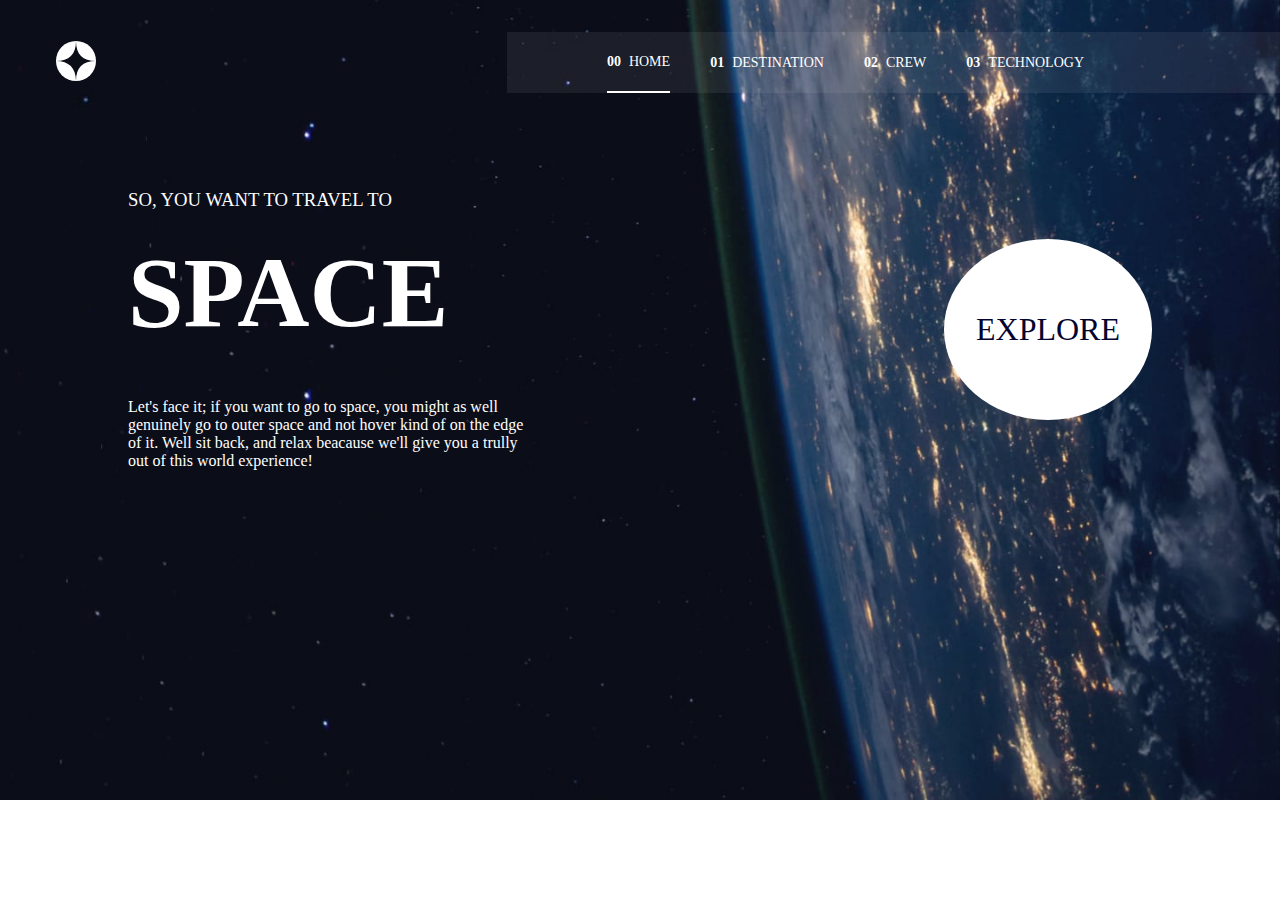
<file: index.html>
<!DOCTYPE html>
<html lang="en">
<head>
  <meta charset="UTF-8">
  <meta name="viewport" content="width=device-width, initial-scale=1.0">

  <link rel="icon" type="image/png" sizes="32x32" href="./assets/favicon-32x32.png">
  <link rel="stylesheet" href="./starter-code/space/style.css">
  
  <title>Frontend Mentor | Space tourism website</title>
</head>
<body>

  <main class="main">
    <!-- <img src="./assets/home/background-home-desktop.jpg" alt="" class="bg"> -->

    <!-- MY HEADER -->
    <header class="header">
      <!-- LOGO -->
      <div class="logo-container">
        <img src="./starter-code/assets/shared/logo.svg" alt="" class="logo">
      </div>

      <!-- Nav Menu -->
        <div class="nav-menu" id="nav-menu">
          <!-- <div class="nav-blur" ></div> -->
          <hr class="header-line">
          <ul class="nav-list">
            <li>
              <a href="./index.html">
                <h3>00</h3>
              <span>home</span>
              </a>
            </li>

            <li>
              <a href="./starter-code/destination-moon.html">
                <h3>01</h3>
              <span>destination</span>
              </a>
            </li>

            <li>
              <a href="./starter-code/crew-commander.html">
                <h3>02</h3>
              <span>crew</span>
              </a>
            </li>

            <li>
              <a href="./starter-code/technology-vehicle.html">
                <h3>03</h3>
              <span>technology</span>
              </a>
            </li>
          </ul>

          <img src="./starter-code/assets/shared/icon-close.svg" alt="" class="close">
        </div>
      

      <img src="./starter-code/assets/shared/icon-hamburger.svg" alt="" class="hamburger">
    </header>
 
    <section class="section section-flex">

      <div class="section-text">
        <h3 class="section-text-subtitle">So, you want to travel to</h3>
        <h1 class="section-text-title">space</h1>

        <p class="section-text-content">
          Let's face it; if you want to go to space, you might as well
          genuinely go to outer space and not hover kind of on the 
          edge of it. Well sit back, and relax beacause we'll give you 
          a trully out of this world experience!
        </p>
      </div>

      <div class="section-img">
        <h1 class="explore">
          Explore
        </h1>
      </div>
    </section>


  </main>

  <script src="./starter-code/space/app.js"></script>

</body>
</html>
</file>
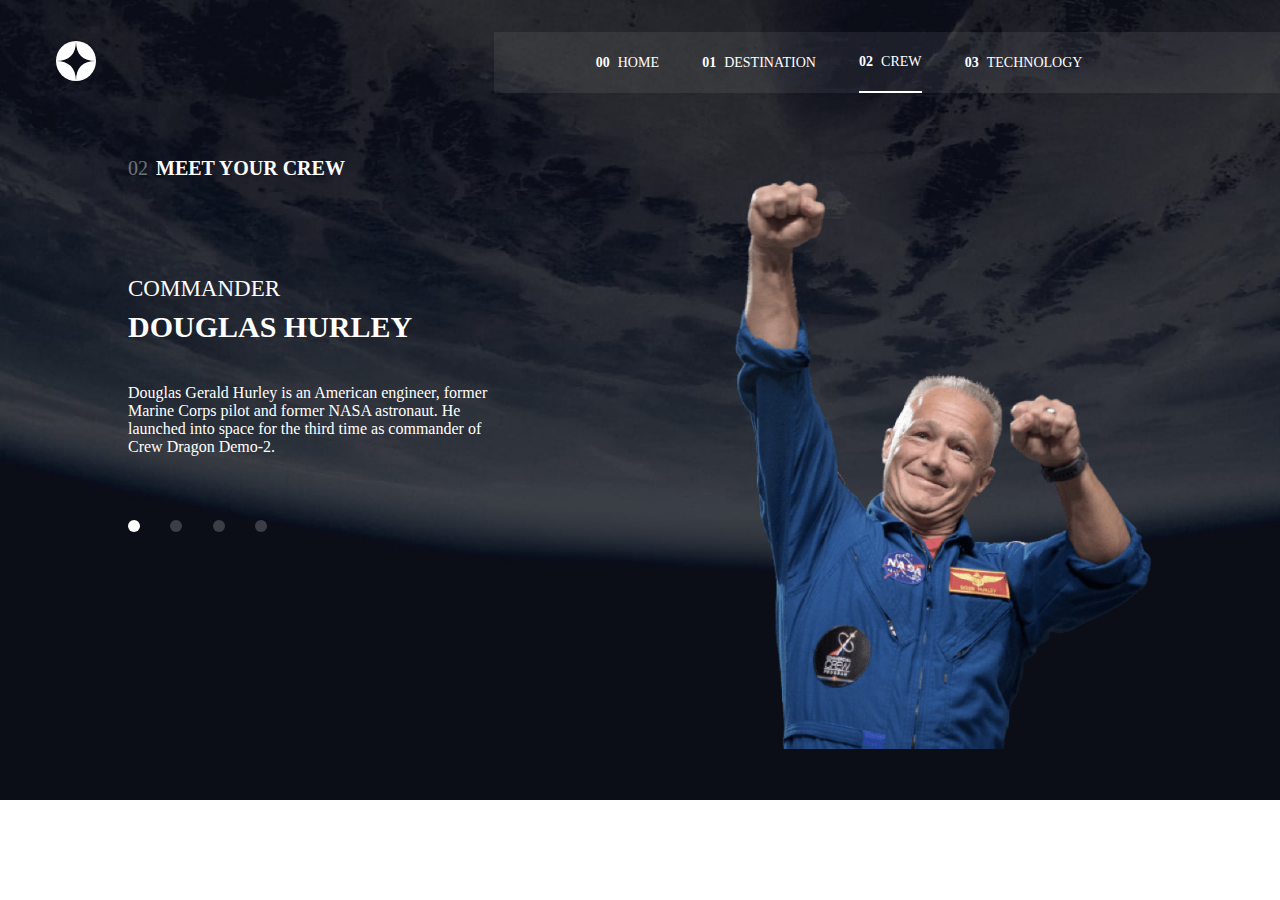
<file: starter-code/crew-commander.html>
<!DOCTYPE html>
<html lang="en">
<head>
  <meta charset="UTF-8">
  <meta name="viewport" content="width=device-width, initial-scale=1.0">
  <link rel="stylesheet" href="./space/crew.css">
  <link rel="icon" type="image/png" sizes="32x32" href="./assets/favicon-32x32.png">
  
  <title>Frontend Mentor | Space tourism website</title>
</head>
<body>
  <div class="bg"></div>
  <!-- <img src="./assets/crew/background-crew-desktop.jpg" alt="" class="bg"> -->

    <!-- MY HEADER -->
    <header class="header">
      <!-- LOGO -->
      <div class="logo-container">
        <img src="./assets/shared/logo.svg" alt="" class="logo">
      </div>

      <!-- Nav Menu -->
      <div>
        <div class="nav-menu" id="nav-menu">
          <hr class="header-line">
          <ul class="nav-list">
            <li>
              <a href="/index.html">
                <h3>00</h3>
              <span>home</span>
              </a>
            </li>

            <li>
              <a href="./destination-moon.html">
                <h3>01</h3>
              <span>destination</span>
              </a>
            </li>

            <li>
              <a href="./crew-commander.html">
                <h3>02</h3>
              <span>crew</span>
              </a>
            </li>

            <li>
              <a href="./technology-vehicle.html">
                <h3>03</h3>
              <span>technology</span>
              </a>
            </li>
          </ul>

          <img src="./assets/shared/icon-close.svg" alt="" class="close">
        </div>
      </div>

      <img src="./assets/shared/icon-hamburger.svg" alt="" class="hamburger">
    </header>

    <section class="crew-container">
      <div class="crew-header">
        <span>02</span>
        <h1>Meet your crew</h1>
      </div>

        <div class="crew-flex">
          <div class="crew-inner-flex">
            <div class="crew-content">
              <h1 class="crew-content-subtitle">
                Commander
              </h1>
              <h1 class="crew-content-title">
                Douglas Hurley
              </h1>
      
              <p class="crew-content-text">
                Douglas Gerald Hurley is an American engineer, former Marine Corps pilot 
                and former NASA astronaut. He launched into space for the third time as 
                commander of Crew Dragon Demo-2.
              </p>
            </div>
  
            <div class="swiper">
              <a style="opacity: 1;" href="./crew-commander.html" class="swiper-link"></a>
              <a href="./crew-pilot.html" class="swiper-link"></a>
              <a href="./crew-specialist.html" class="swiper-link"></a>
              <a href="./crew-engineer.html" class="swiper-link"></a>
            </div>
          </div>
  
          <img src="./assets/crew/image-douglas-hurley.png" alt="" class="crew-img">
        </div>
    </section>
 
    <script src="./space/app.js"></script>

</body>
</html>
</file>
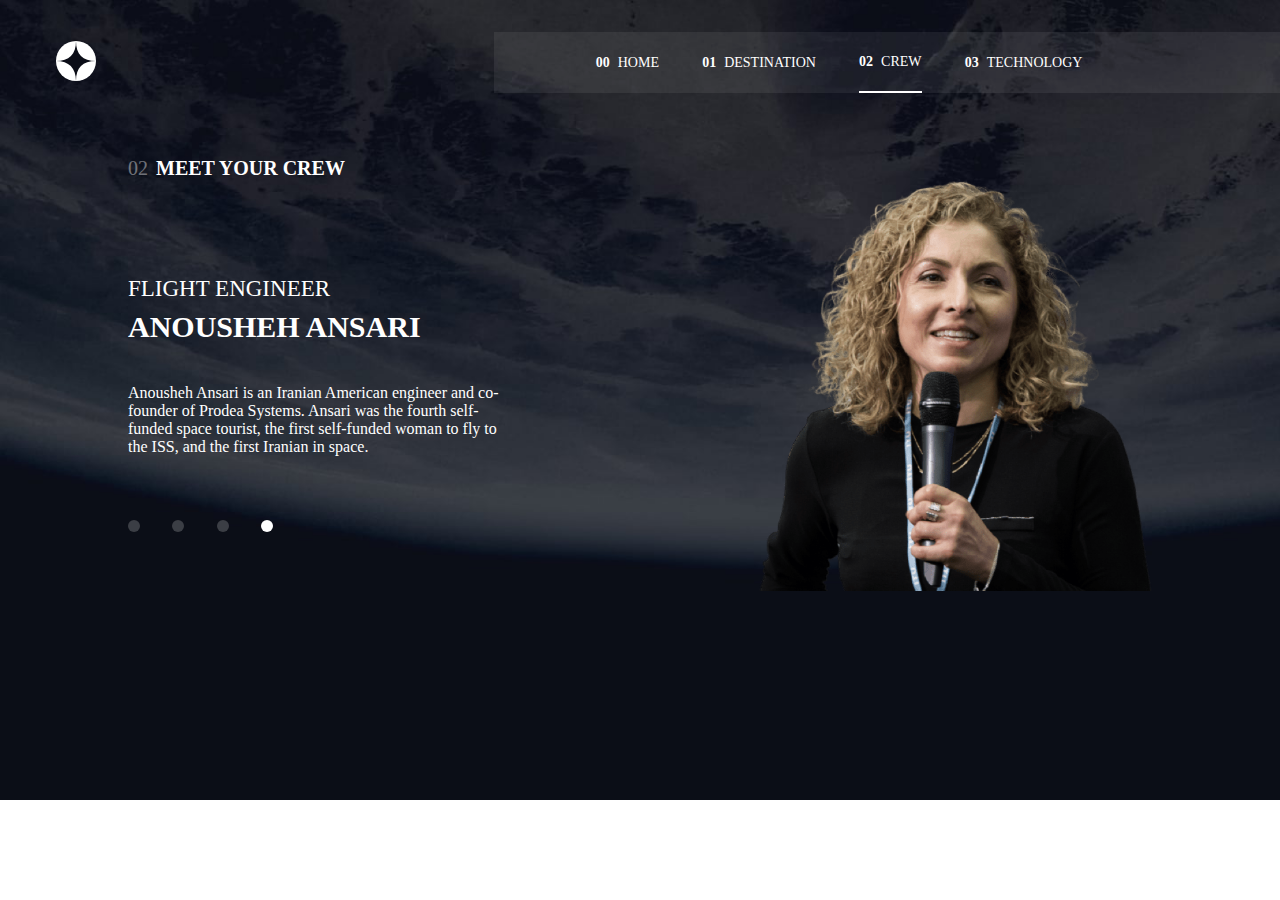
<file: starter-code/crew-engineer.html>
<!DOCTYPE html>
<html lang="en">
<head>
  <meta charset="UTF-8">
  <meta name="viewport" content="width=device-width, initial-scale=1.0">
  <link rel="stylesheet" href="./space/crew.css">
  <link rel="icon" type="image/png" sizes="32x32" href="./assets/favicon-32x32.png">
  
  <title>Frontend Mentor | Space tourism website</title>
</head>
<body>
  <div class="bg"></div>
  <!-- <img src="./assets/crew/background-crew-desktop.jpg" alt="" class="bg"> -->

    <!-- MY HEADER -->
    <header class="header">
      <!-- LOGO -->
      <div class="logo-container">
        <img src="./assets/shared/logo.svg" alt="" class="logo">
      </div>

      <!-- Nav Menu -->
      <div>
        <div class="nav-menu" id="nav-menu">
          <hr class="header-line">
          <ul class="nav-list">
            <li>
              <a href="/index.html">
                <h3>00</h3>
              <span>home</span>
              </a>
            </li>

            <li>
              <a href="./destination-moon.html">
                <h3>01</h3>
              <span>destination</span>
              </a>
            </li>

            <li>
              <a href="./crew-commander.html">
                <h3>02</h3>
              <span>crew</span>
              </a>
            </li>

            <li>
              <a href="./technology-vehicle.html">
                <h3>03</h3>
              <span>technology</span>
              </a>
            </li>
          </ul>

          <img src="./assets/shared/icon-close.svg" alt="" class="close">
        </div>
      </div>

      <img src="./assets/shared/icon-hamburger.svg" alt="" class="hamburger">
    </header>

    <section class="crew-container">
      <div class="crew-header">
        <span>02</span>
        <h1>Meet your crew</h1>
      </div>

        <div class="crew-flex">
          <div class="crew-inner-flex">
            <div class="crew-content">
              <h1 class="crew-content-subtitle">
                Flight Engineer
              </h1>
              <h1 class="crew-content-title">
                Anousheh Ansari
              </h1>
      
              <p class="crew-content-text">
                Anousheh Ansari is an Iranian American engineer and co-founder of Prodea Systems. 
                Ansari was the fourth self-funded space tourist, the first self-funded woman to 
                fly to the ISS, and the first Iranian in space.
              </p>
            </div>
  
            <div class="swiper">
              <a href="./crew-commander.html" class="swiper-link"></a>
              <a href="./crew-pilot.html" class="swiper-link"></a>
              <a href="./crew-specialist.html" class="swiper-link"></a>
              <a style="opacity: 1;" href="./crew-engineer.html" class="swiper-link"></a>
            </div>
          </div>
  
          <img src="./assets/crew/image-anousheh-ansari.png" alt="" class="crew-img">
        </div>
    </section>
 
    <script src="./space/app.js"></script>

</body>
</html>
</file>
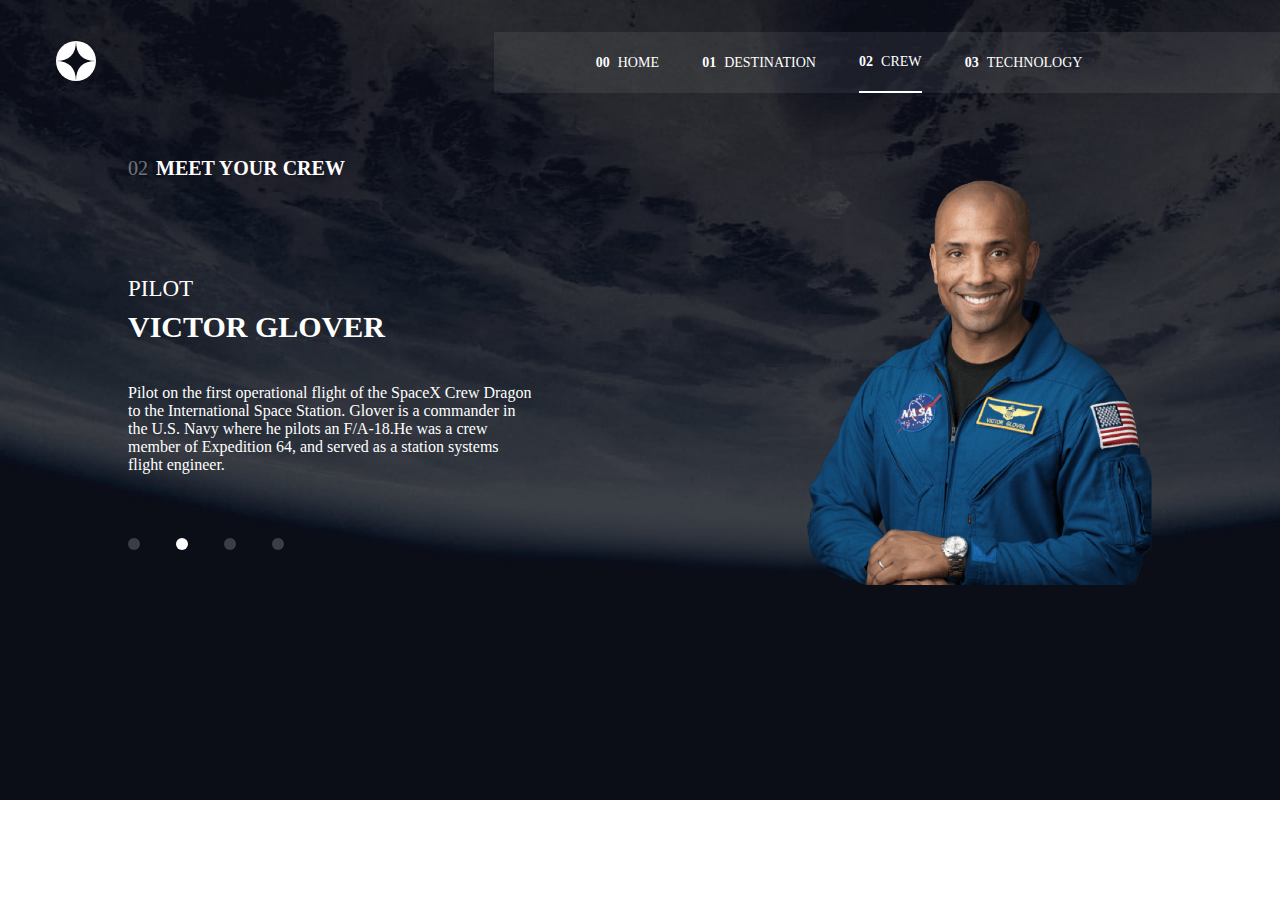
<file: starter-code/crew-pilot.html>
<!DOCTYPE html>
<html lang="en">
<head>
  <meta charset="UTF-8">
  <meta name="viewport" content="width=device-width, initial-scale=1.0">
  <link rel="stylesheet" href="./space/crew.css">
  <link rel="icon" type="image/png" sizes="32x32" href="./assets/favicon-32x32.png">
  
  <title>Frontend Mentor | Space tourism website</title>
</head>
<body>
  <div class="bg"></div>
  <!-- <img src="./assets/crew/background-crew-desktop.jpg" alt="" class="bg"> -->

    <!-- MY HEADER -->
    <header class="header">
      <!-- LOGO -->
      <div class="logo-container">
        <img src="./assets/shared/logo.svg" alt="" class="logo">
      </div>

      <!-- Nav Menu -->
      <div>
        <div class="nav-menu" id="nav-menu">
          <hr class="header-line">
          <ul class="nav-list">
            <li>
              <a href="/index.html">
                <h3>00</h3>
              <span>home</span>
              </a>
            </li>

            <li>
              <a href="./destination-moon.html">
                <h3>01</h3>
              <span>destination</span>
              </a>
            </li>

            <li>
              <a href="./crew-commander.html">
                <h3>02</h3>
              <span>crew</span>
              </a>
            </li>

            <li>
              <a href="./technology-vehicle.html">
                <h3>03</h3>
              <span>technology</span>
              </a>
            </li>
          </ul>

          <img src="./assets/shared/icon-close.svg" alt="" class="close">
        </div>
      </div>

      <img src="./assets/shared/icon-hamburger.svg" alt="" class="hamburger">
    </header>

    <section class="crew-container">
      <div class="crew-header">
        <span>02</span>
        <h1>Meet your crew</h1>
      </div>

        <div class="crew-flex">
          <div class="crew-inner-flex">
            <div class="crew-content">
              <h1 class="crew-content-subtitle">
                Pilot
              </h1>
              <h1 class="crew-content-title">
                Victor Glover
              </h1>
      
              <p class="crew-content-text">
                Pilot on the first operational flight of the SpaceX Crew Dragon to the 
                International Space Station. Glover is a commander in the U.S. Navy where 
                he pilots an F/A-18.He was a crew member of Expedition 64, and served as a 
                station systems flight engineer.
              </p>
            </div>
  
            <div class="swiper">
              <a href="./crew-commander.html" class="swiper-link"></a>
              <a style="opacity: 1;" href="./crew-pilot.html" class="swiper-link"></a>
              <a href="./crew-specialist.html" class="swiper-link"></a>
              <a href="./crew-engineer.html" class="swiper-link"></a>
            </div>
          </div>
  
          <img src="./assets/crew/image-victor-glover.png" alt="" class="crew-img">
        </div>
    </section>
 
    <script src="./space/app.js"></script>

</body>
</html>
</file>
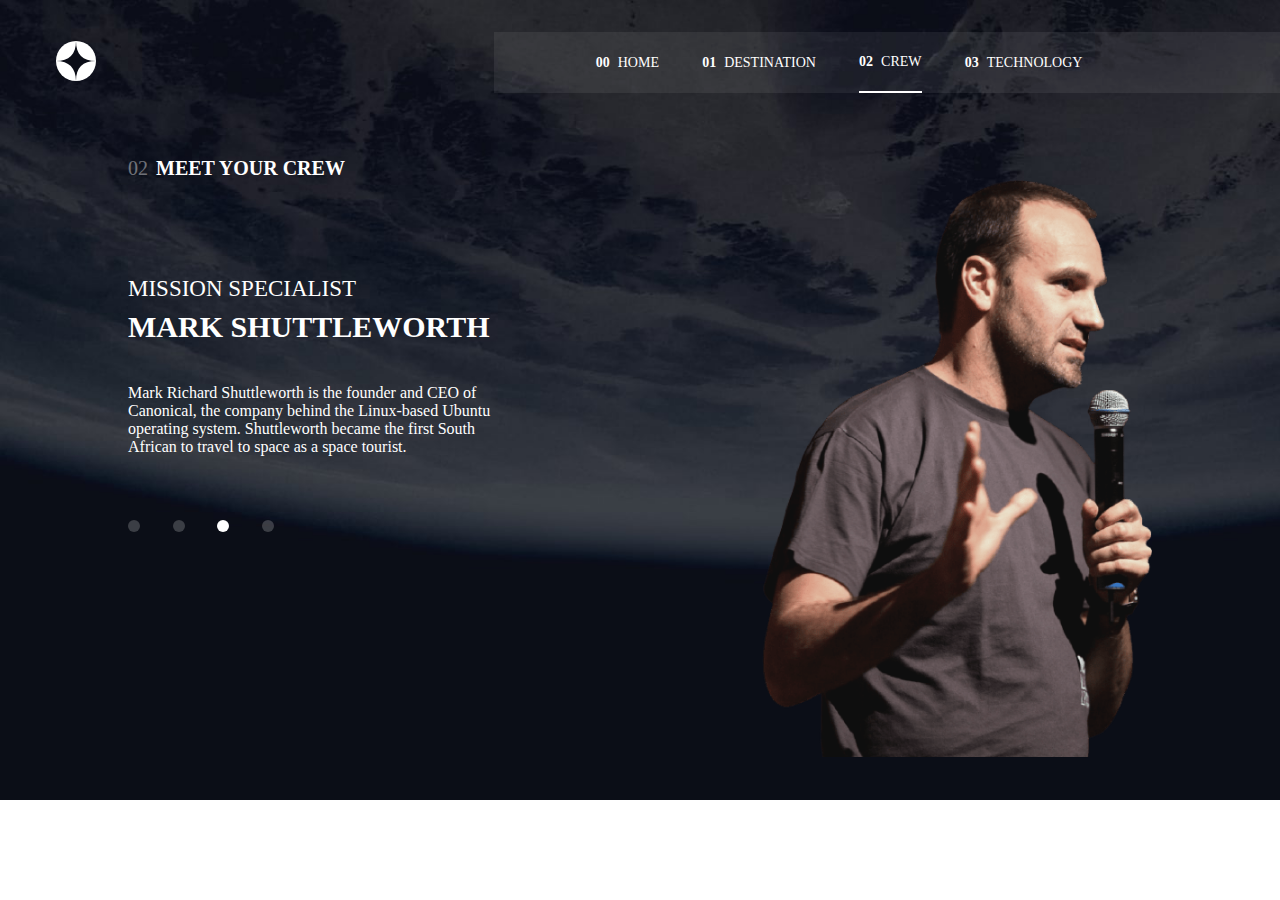
<file: starter-code/crew-specialist.html>
<!DOCTYPE html>
<html lang="en">
<head>
  <meta charset="UTF-8">
  <meta name="viewport" content="width=device-width, initial-scale=1.0">
  <link rel="stylesheet" href="./space/crew.css">
  <link rel="icon" type="image/png" sizes="32x32" href="./assets/favicon-32x32.png">
  
  <title>Frontend Mentor | Space tourism website</title>
</head>
<body>
  <div class="bg"></div>
  <!-- <img src="./assets/crew/background-crew-desktop.jpg" alt="" class="bg"> -->

    <!-- MY HEADER -->
    <header class="header">
      <!-- LOGO -->
      <div class="logo-container">
        <img src="./assets/shared/logo.svg" alt="" class="logo">
      </div>

      <!-- Nav Menu -->
      <div>
        <div class="nav-menu" id="nav-menu">
          <hr class="header-line">
          <ul class="nav-list">
            <li>
              <a href="/index.html">
                <h3>00</h3>
              <span>home</span>
              </a>
            </li>

            <li>
              <a href="./destination-moon.html">
                <h3>01</h3>
              <span>destination</span>
              </a>
            </li>

            <li>
              <a href="./crew-commander.html">
                <h3>02</h3>
              <span>crew</span>
              </a>
            </li>

            <li>
              <a href="./technology-vehicle.html">
                <h3>03</h3>
              <span>technology</span>
              </a>
            </li>
          </ul>

          <img src="./assets/shared/icon-close.svg" alt="" class="close">
        </div>
      </div>

      <img src="./assets/shared/icon-hamburger.svg" alt="" class="hamburger">
    </header>

    <section class="crew-container">
      <div class="crew-header">
        <span>02</span>
        <h1>Meet your crew</h1>
      </div>

        <div class="crew-flex">
          <div class="crew-inner-flex">
            <div class="crew-content">
              <h1 class="crew-content-subtitle">
                Mission Specialist
              </h1>
              <h1 class="crew-content-title">
                Mark Shuttleworth
              </h1>
      
              <p class="crew-content-text">
                Mark Richard Shuttleworth is the founder and CEO of Canonical, the company behind 
                the Linux-based Ubuntu operating system. Shuttleworth became the first South 
                African to travel to space as a space tourist.
              </p>
            </div>
  
            <div class="swiper">
              <a href="./crew-commander.html" class="swiper-link"></a>
              <a href="./crew-pilot.html" class="swiper-link"></a>
              <a style="opacity: 1;" href="./crew-specialist.html" class="swiper-link"></a>
              <a href="./crew-engineer.html" class="swiper-link"></a>
            </div>
          </div>
  
          <img src="./assets/crew/image-mark-shuttleworth.png" alt="" class="crew-img">
        </div>
    </section>
 
    <script src="./space/app.js"></script>

</body>
</html>
</file>
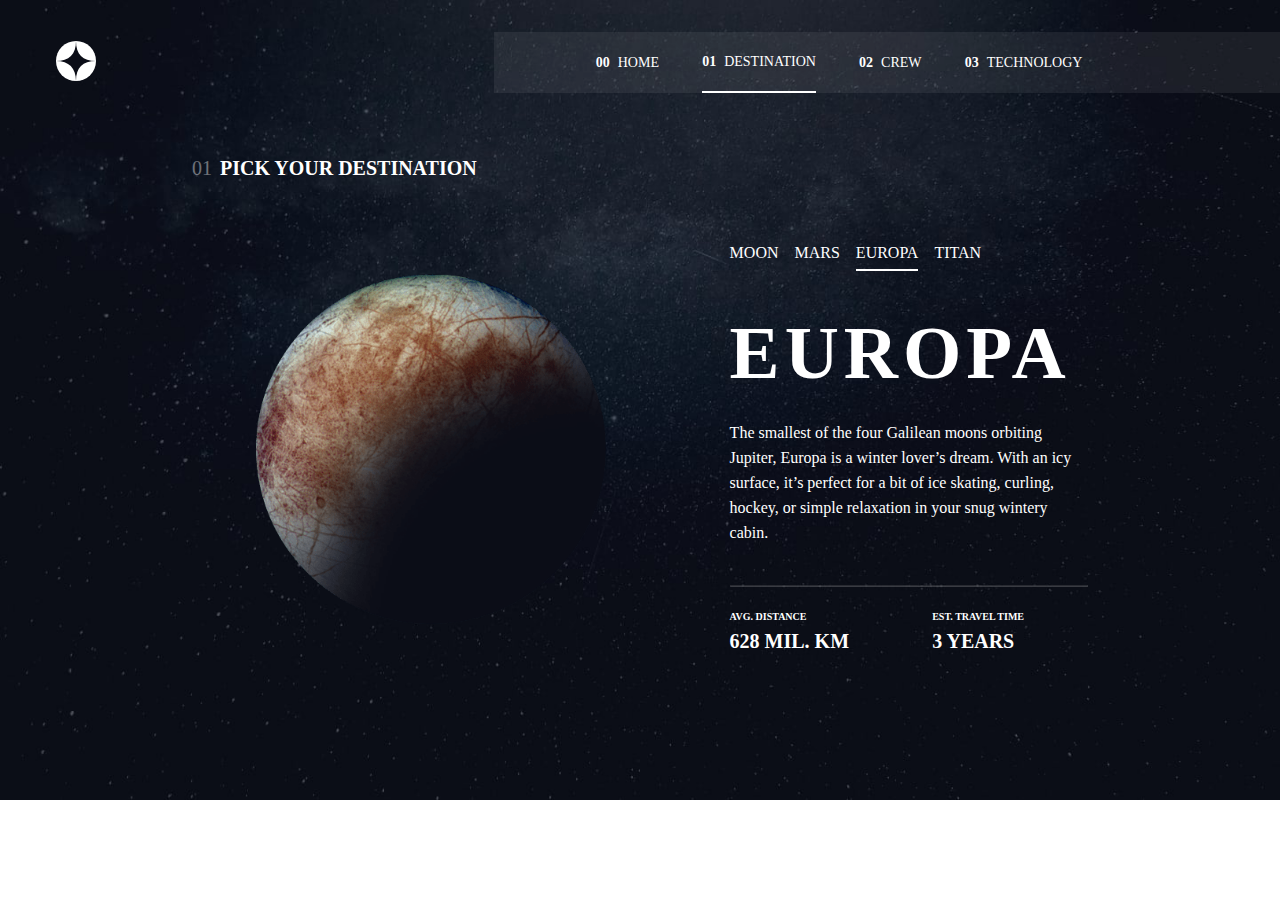
<file: starter-code/destination-europa.html>
<!DOCTYPE html>
<html lang="en">
<head>
  <meta charset="UTF-8">
  <meta name="viewport" content="width=device-width, initial-scale=1.0">
  <link rel="stylesheet" href="./space/destination.css">
  <link rel="icon" type="image/png" sizes="32x32" href="./assets/favicon-32x32.png">
  
  <title>Frontend Mentor | Space tourism website</title>
</head>
<body>
  <main class="main">
    <!-- <img src="./assets/destination/background-destination-desktop.jpg" alt="" class="bg"> -->

    <!-- MY HEADER -->
    <header class="header">
      <!-- LOGO -->
      <div class="logo-container">
        <img src="./assets/shared/logo.svg" alt="" class="logo">
      </div>

      <!-- Nav Menu -->
      <div>
        <div class="nav-menu" id="nav-menu">
          <hr class="header-line">
          <ul class="nav-list">
            <li>
              <a href="/index.html">
                <h3>00</h3>
              <span>home</span>
              </a>
            </li>

            <li>
              <a href="./destination-moon.html">
                <h3>01</h3>
              <span>destination</span>
              </a>
            </li>

            <li>
              <a href="./crew-commander.html">
                <h3>02</h3>
              <span>crew</span>
              </a>
            </li>

            <li>
              <a href="./technology-vehicle.html">
                <h3>03</h3>
              <span>technology</span>
              </a>
            </li>
          </ul>

          <img src="./assets/shared/icon-close.svg" alt="" class="close">
        </div>
      </div>
      <img src="./assets/shared/icon-hamburger.svg" alt="" class="hamburger">
    </header>

    <section class="mars-container">
      <div class="mars-header">
        <span>01</span>
        <h1>Pick your destination</h1>
      </div>
  
      <section class="mars-flex">
        <div class="mars-img">
          <img src="./assets/destination/image-europa.png" alt="">
        </div>
  
        <div class="mars-content">
          <ul class="mars-list">
            <li>
              <a href="./destination-moon.html" class="mars-link">Moon</a>
            </li>
  
            <li>
              <a href="./destination-mars.html" class="mars-link">Mars</a>
            </li>
  
            <li>
              <a href="./destination-europa.html" class="mars-link" style="border-bottom: 2px solid white;">Europa</a>
            </li>
  
            <li>
              <a href="./destination-titan.html" class="mars-link">Titan</a>
            </li>
          </ul>
  
          <h1 class="mars-content-header">Europa</h1>
  
          <p class="mars-content-text">
            The smallest of the four Galilean moons orbiting Jupiter, Europa is a 
            winter lover’s dream. With an icy surface, it’s perfect for a bit of 
            ice skating, curling, hockey, or simple relaxation in your snug 
            wintery cabin.
          </p>
  
          <hr class="moon-hr">
  
          <div class="info-flex">
            <div class="distance">
              <h3>Avg. distance</h3>
              <h1>628 mil. km</h1>
            </div>
  
            <div class="time">
              <h3>Est. travel time</h3>
              <h1>3 years</h1>
            </div>
          </div>
        </div>
  
      </section>
    </section>
  </main>

  <script src="./space/app.js"></script>

</body>
</html>
</file>
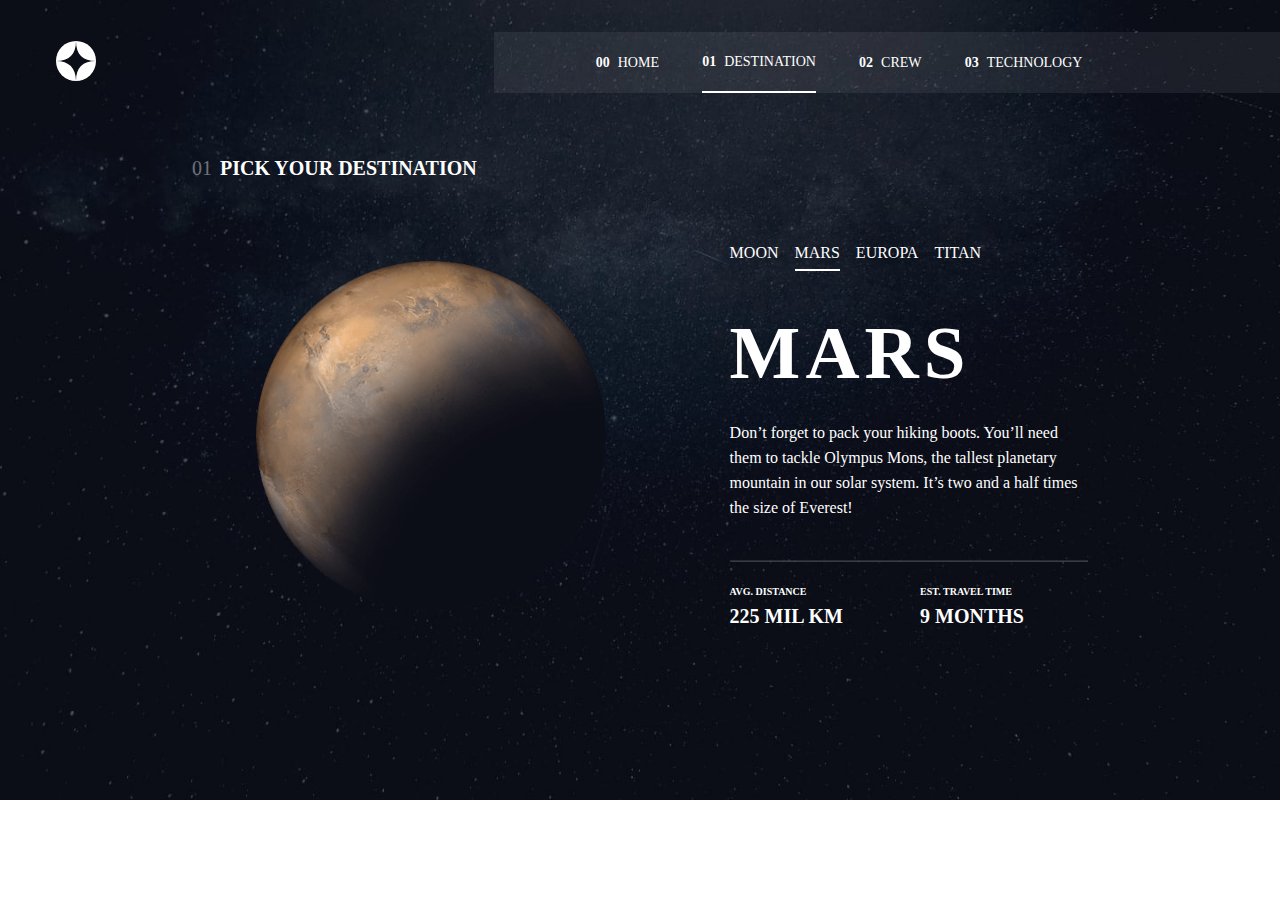
<file: starter-code/destination-mars.html>
<!DOCTYPE html>
<html lang="en">
<head>
  <meta charset="UTF-8">
  <meta name="viewport" content="width=device-width, initial-scale=1.0">

  <link rel="icon" type="image/png" sizes="32x32" href="./assets/favicon-32x32.png">
  <link rel="stylesheet" href="./space/destination.css">
  
  <title>Frontend Mentor | Space tourism website</title>
</head>
<body>

  <main class="main">
    <!-- <img src="./assets/destination/background-destination-desktop.jpg" alt="" class="bg"> -->

    <!-- MY HEADER -->
    <header class="header">
      <!-- LOGO -->
      <div class="logo-container">
        <img src="./assets/shared/logo.svg" alt="" class="logo">
      </div>

      <!-- Nav Menu -->
      <div>
        <div class="nav-menu" id="nav-menu">
          <hr class="header-line">
          <ul class="nav-list">
            <li>
              <a href="/index.html">
                <h3>00</h3>
              <span>home</span>
              </a>
            </li>

            <li>
              <a href="./destination-moon.html">
                <h3>01</h3>
              <span>destination</span>
              </a>
            </li>

            <li>
              <a href="./crew-commander.html">
                <h3>02</h3>
              <span>crew</span>
              </a>
            </li>

            <li>
              <a href="./technology-vehicle.html">
                <h3>03</h3>
              <span>technology</span>
              </a>
            </li>
          </ul>

          <img src="./assets/shared/icon-close.svg" alt="" class="close">
        </div>
      </div>

      <img src="./assets/shared/icon-hamburger.svg" alt="" class="hamburger">
    </header>

    <section class="mars-container">
      <div class="mars-header">
        <span>01</span>
        <h1>Pick your destination</h1>
      </div>
  
      <section class="mars-flex">
        <div class="mars-img">
          <img src="./assets/destination/image-mars.png" alt="">
        </div>
  
        <div class="mars-content">
          <ul class="mars-list">
            <li>
              <a href="./destination-moon.html" class="mars-link">Moon</a>
            </li>
  
            <li>
              <a href="./destination-mars.html" class="mars-link" style="border-bottom: 2px solid white;">Mars</a>
            </li>
  
            <li>
              <a href="./destination-europa.html" class="mars-link">Europa</a>
            </li>
  
            <li>
              <a href="./destination-titan.html" class="mars-link">Titan</a>
            </li>
          </ul>
  
          <h1 class="mars-content-header">Mars</h1>
  
          <p class="mars-content-text">
            Don’t forget to pack your hiking boots. You’ll need them 
            to tackle Olympus Mons, the tallest planetary mountain in 
            our solar system. It’s two and a half times the size of 
            Everest!
          </p>
  
          <hr class="moon-hr">
  
          <div class="info-flex">
            <div class="distance">
              <h3>Avg. distance</h3>
              <h1>225 mil km</h1>
            </div>
  
            <div class="time">
              <h3>Est. travel time</h3>
              <h1>9 months</h1>
            </div>
          </div>
        </div>
  
      </section>
    </section>
  </main>

  <script src="./space/app.js"></script>
</body>
</html>
</file>
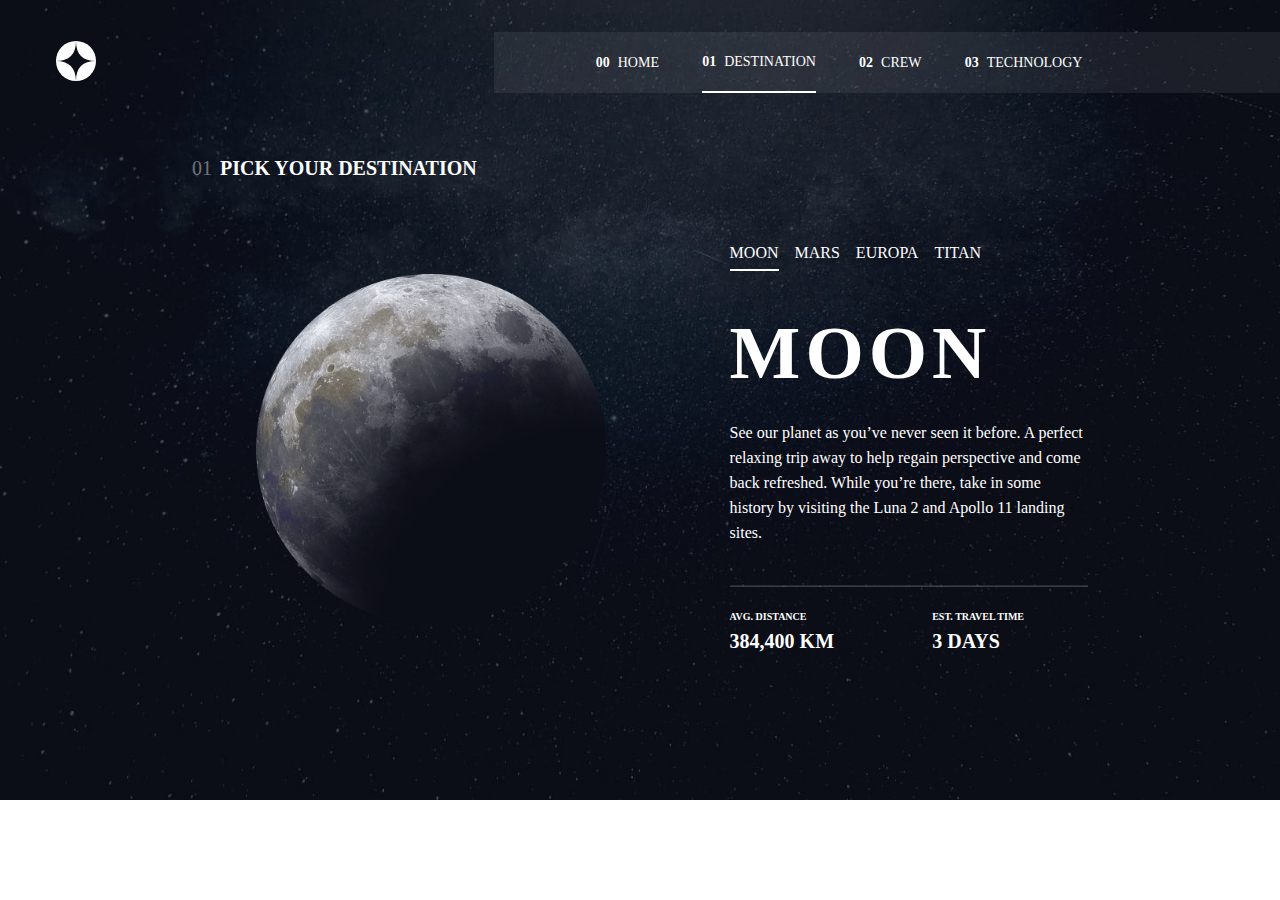
<file: starter-code/destination-moon.html>
<!DOCTYPE html>
<html lang="en">
<head>
  <meta charset="UTF-8">
  <meta name="viewport" content="width=device-width, initial-scale=1.0">
  <link rel="stylesheet" href="./space/destination.css">
  <link rel="icon" type="image/png" sizes="32x32" href="./assets/favicon-32x32.png">
  
  <title>Frontend Mentor | Space tourism website</title>
</head>
<body>
  <main class="main">
    <!-- <img src="./assets/destination/background-destination-desktop.jpg" alt="" class="bg"> -->

    <!-- MY HEADER -->
    <header class="header">
      <!-- LOGO -->
      <div class="logo-container">
        <img src="./assets/shared/logo.svg" alt="" class="logo">
      </div>

      <!-- Nav Menu -->
      <div>
        <div class="nav-menu" id="nav-menu">
          <hr class="header-line">
          <ul class="nav-list">
            <li>
              <a href="/index.html">
                <h3>00</h3>
              <span>home</span>
              </a>
            </li>

            <li>
              <a href="./destination-moon.html">
                <h3>01</h3>
              <span>destination</span>
              </a>
            </li>

            <li>
              <a href="./crew-commander.html">
                <h3>02</h3>
              <span>crew</span>
              </a>
            </li>

            <li>
              <a href="./technology-vehicle.html">
                <h3>03</h3>
              <span>technology</span>
              </a>
            </li>
          </ul>

          <img src="./assets/shared/icon-close.svg" alt="" class="close">
        </div>
      </div>

      <img src="./assets/shared/icon-hamburger.svg" alt="" class="hamburger">
    </header>

    <section class="mars-container">
      <div class="mars-header">
        <span>01</span>
        <h1>Pick your destination</h1>
      </div>
  
      <section class="mars-flex">
        <div class="mars-img">
          <img src="./assets/destination/image-moon.png" alt="">
        </div>
  
        <div class="mars-content">
          <ul class="mars-list">
            <li>
              <a href="./destination-moon.html" class="mars-link" style="border-bottom: 2px solid white;">Moon</a>
            </li>
  
            <li>
              <a href="./destination-mars.html" class="mars-link">Mars</a>
            </li>
  
            <li>
              <a href="./destination-europa.html" class="mars-link">Europa</a>
            </li>
  
            <li>
              <a href="./destination-titan.html" class="mars-link">Titan</a>
            </li>
          </ul>
  
          <h1 class="mars-content-header">Moon</h1>
  
          <p class="mars-content-text">
            See our planet as you’ve never seen it before. A perfect relaxing trip away to help 
            regain perspective and come back refreshed. While you’re there, take in some history 
            by visiting the Luna 2 and Apollo 11 landing sites.
          </p>
  
          <hr class="moon-hr">
  
          <div class="info-flex">
            <div class="distance">
              <h3>Avg. distance</h3>
              <h1>384,400 km</h1>
            </div>
  
            <div class="time">
              <h3>Est. travel time</h3>
              <h1>3 days</h1>
            </div>
          </div>
        </div>
  
      </section>
    </section>
  </main>

  <script src="./space/app.js"></script>
  
</body>
</html>
</file>
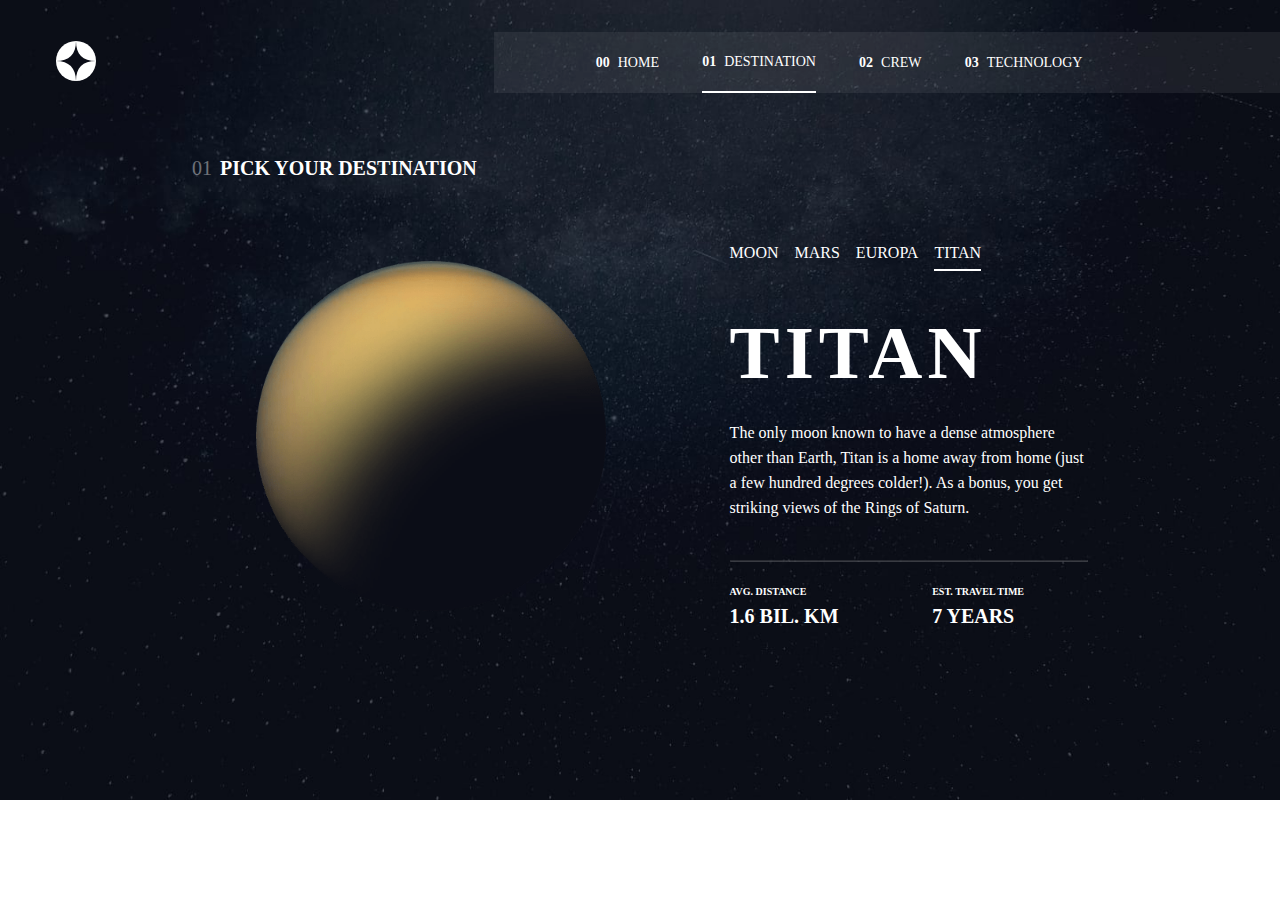
<file: starter-code/destination-titan.html>
<!DOCTYPE html>
<html lang="en">
<head>
  <meta charset="UTF-8">
  <meta name="viewport" content="width=device-width, initial-scale=1.0">
  <link rel="stylesheet" href="./space/destination.css">
  <link rel="icon" type="image/png" sizes="32x32" href="./assets/favicon-32x32.png">
  
  <title>Frontend Mentor | Space tourism website</title>
</head>
<body>
  <main class="main">
    <!-- <img src="./assets/destination/background-destination-desktop.jpg" alt="" class="bg"> -->

    <!-- MY HEADER -->
    <header class="header">
      <!-- LOGO -->
      <div class="logo-container">
        <img src="./assets/shared/logo.svg" alt="" class="logo">
      </div>

      <!-- Nav Menu -->
      <div>
        <div class="nav-menu" id="nav-menu">
          <hr class="header-line">
          <ul class="nav-list">
            <li>
              <a href="/index.html">
                <h3>00</h3>
              <span>home</span>
              </a>
            </li>

            <li>
              <a href="./destination-moon.html">
                <h3>01</h3>
              <span>destination</span>
              </a>
            </li>

            <li>
              <a href="./crew-commander.html">
                <h3>02</h3>
              <span>crew</span>
              </a>
            </li>

            <li>
              <a href="./technology-vehicle.html">
                <h3>03</h3>
              <span>technology</span>
              </a>
            </li>
          </ul>

          <img src="./assets/shared/icon-close.svg" alt="" class="close">
        </div>
      </div>

      <img src="./assets/shared/icon-hamburger.svg" alt="" class="hamburger">
    </header>

    <section class="mars-container">
      <div class="mars-header">
        <span>01</span>
        <h1>Pick your destination</h1>
      </div>
  
      <section class="mars-flex">
        <div class="mars-img">
          <img src="./assets/destination/image-titan.png" alt="">
        </div>
  
        <div class="mars-content">
          <ul class="mars-list">
            <li>
              <a href="./destination-moon.html" class="mars-link">Moon</a>
            </li>
  
            <li>
              <a href="./destination-mars.html" class="mars-link">Mars</a>
            </li>
  
            <li>
              <a href="./destination-europa.html" class="mars-link">Europa</a>
            </li>
  
            <li>
              <a href="./destination-titan.html" class="mars-link" style="border-bottom: 2px solid white;">Titan</a>
            </li>
          </ul>
  
          <h1 class="mars-content-header">Titan</h1>
  
          <p class="mars-content-text">
            The only moon known to have a dense atmosphere other than Earth, Titan 
            is a home away from home (just a few hundred degrees colder!). As a 
            bonus, you get striking views of the Rings of Saturn.
          </p>
  
          <hr class="moon-hr">
  
          <div class="info-flex">
            <div class="distance">
              <h3>Avg. distance</h3>
              <h1>1.6 bil. km</h1>
            </div>
  
            <div class="time">
              <h3>Est. travel time</h3>
              <h1>7 years</h1>
            </div>
          </div>
        </div>
  
      </section>
    </section>
  </main>

  <script src="./space/app.js"></script>
  
</body>
</html>
</file>
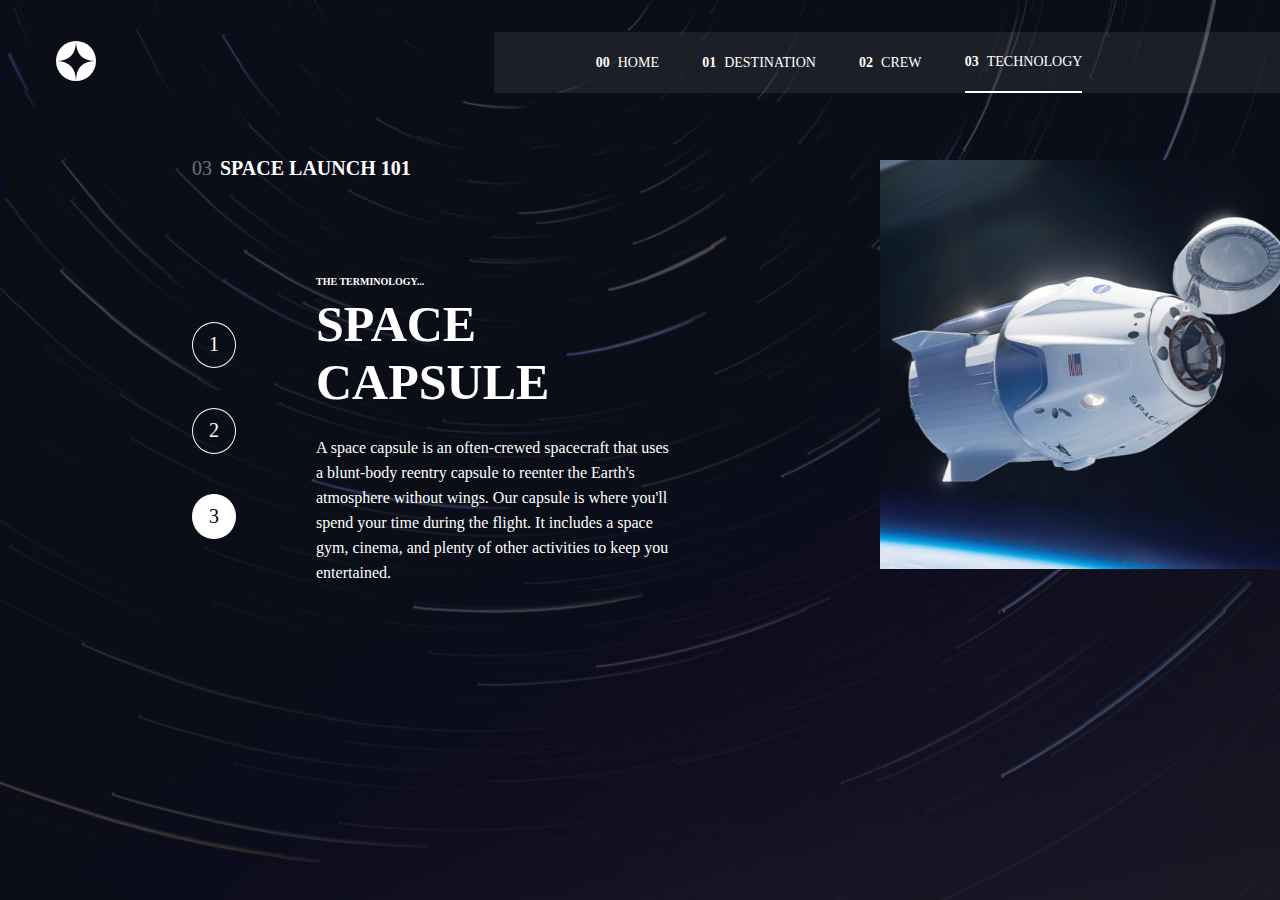
<file: starter-code/technology-capsule.html>
<!DOCTYPE html>
<html lang="en">
<head>
  <meta charset="UTF-8">
  <meta name="viewport" content="width=device-width, initial-scale=1.0">
  <link rel="stylesheet" href="./space/tech.css">
  <link rel="icon" type="image/png" sizes="32x32" href="./assets/favicon-32x32.png">
  
  <title>Frontend Mentor | Space tourism website</title>
</head>
<body>

  <main class="main">
    <!-- <img src="./assets/home/background-home-desktop.jpg" alt="" class="bg"> -->

    <!-- MY HEADER -->
    <header class="header">
      <!-- LOGO -->
      <div class="logo-container">
        <img src="./assets/shared/logo.svg" alt="" class="logo">
      </div>

      <!-- Nav Menu -->
      <div>
        <div class="nav-menu" id="nav-menu">
          <hr class="header-line">
          <ul class="nav-list">
            <li>
              <a href="/index.html">
                <h3>00</h3>
              <span>home</span>
              </a>
            </li>

            <li>
              <a href="./destination-moon.html">
                <h3>01</h3>
              <span>destination</span>
              </a>
            </li>

            <li>
              <a href="./crew-commander.html">
                <h3>02</h3>
              <span>crew</span>
              </a>
            </li>

            <li>
              <a href="./technology-vehicle.html">
                <h3>03</h3>
              <span>technology</span>
              </a>
            </li>
          </ul>

          <img src="./assets/shared/icon-close.svg" alt="" class="close">
        </div>
      </div>

      <img src="./assets/shared/icon-hamburger.svg" alt="" class="hamburger">
    </header>

    <section class="tech-container">
      <div class="tech-header">
        <span>03</span>
        <h1>Space launch 101</h1>
      </div>

      <div class="tech-flex-container">
        <div class="tech-flex">
          <div class="number-switch">
            <a href="./technology-vehicle.html">
              <h1>
                1
              </h1>
            </a>
            <a href="./technology-spaceport.html">
              <h1>
                2
              </h1>
            </a>
            <a style="color: black;" href="./technology-capsule.html">
              <h1 style="background-color: white;">
                3
              </h1>
            </a>
          </div>
  
          <div class="tech-content">
            <h3 class="tech-subtitle">
              The terminology...
            </h3>
            <h1 class="tech-title">
              Space capsule
            </h1>
  
            <p class="tech-text">
              A space capsule is an often-crewed spacecraft that uses a blunt-body reentry 
              capsule to reenter the Earth's atmosphere without wings. Our capsule is where 
              you'll spend your time during the flight. It includes a space gym, cinema, 
              and plenty of other activities to keep you entertained.
            </p>
          </div>
        </div>
        
        <div class="tech-imgs">
          <img src="./assets/technology/image-space-capsule-portrait.jpg" class="tech-img" alt="">
          <img src="./assets/technology/image-space-capsule-landscape.jpg" class="tech-img" alt="">
        </div>
      </div>
    </section>

    <script src="./space/app.js"></script>
</body>
</html>
</file>
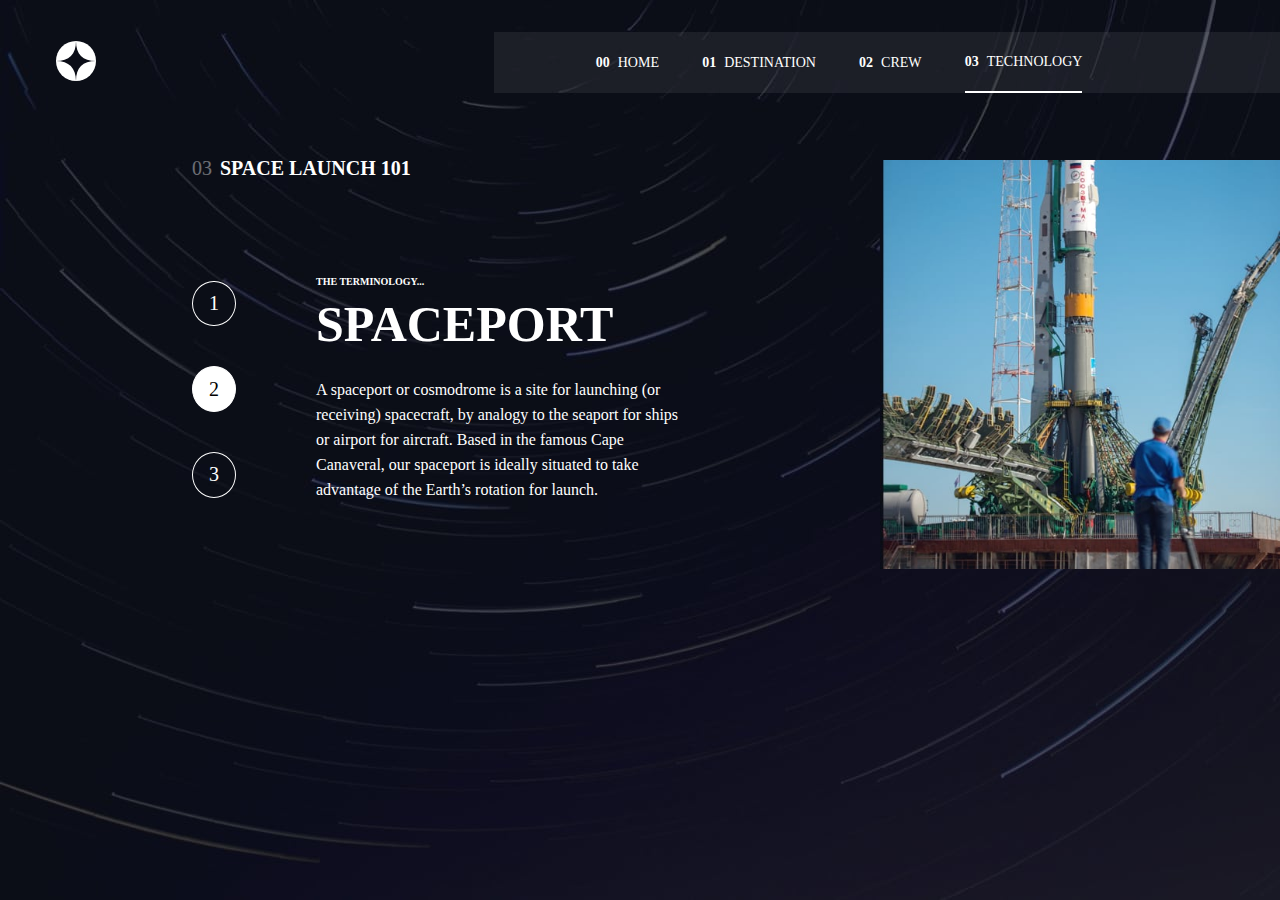
<file: starter-code/technology-spaceport.html>
<!DOCTYPE html>
<html lang="en">
<head>
  <meta charset="UTF-8">
  <meta name="viewport" content="width=device-width, initial-scale=1.0">
  <link rel="stylesheet" href="./space/tech.css">
  <link rel="icon" type="image/png" sizes="32x32" href="./assets/favicon-32x32.png">
  
  <title>Frontend Mentor | Space tourism website</title>
</head>
<body>
  <main class="main">
    <!-- <img src="./assets/home/background-home-desktop.jpg" alt="" class="bg"> -->

    <!-- MY HEADER -->
    <header class="header">
      <!-- LOGO -->
      <div class="logo-container">
        <img src="./assets/shared/logo.svg" alt="" class="logo">
      </div>

      <!-- Nav Menu -->
      <div>
        <div class="nav-menu" id="nav-menu">
          <hr class="header-line">
          <ul class="nav-list">
            <li>
              <a href="/index.html">
                <h3>00</h3>
              <span>home</span>
              </a>
            </li>

            <li>
              <a href="./destination-moon.html">
                <h3>01</h3>
              <span>destination</span>
              </a>
            </li>

            <li>
              <a href="./crew-commander.html">
                <h3>02</h3>
              <span>crew</span>
              </a>
            </li>

            <li>
              <a href="./technology-vehicle.html">
                <h3>03</h3>
              <span>technology</span>
              </a>
            </li>
          </ul>

          <img src="./assets/shared/icon-close.svg" alt="" class="close">
        </div>
      </div>

      <img src="./assets/shared/icon-hamburger.svg" alt="" class="hamburger">
    </header>

    <section class="tech-container">
      <div class="tech-header">
        <span>03</span>
        <h1>Space launch 101</h1>
      </div>

      <div class="tech-flex-container">
        <div class="tech-flex">
          <div class="number-switch">
            <a href="./technology-vehicle.html">
              <h1>
                1
              </h1>
            </a>
            <a style="color: black;" href="./technology-spaceport.html">
              <h1 style="background-color: white;">
                2
              </h1>
            </a>
            <a href="./technology-capsule.html">
              <h1>
                3
              </h1>
            </a>
          </div>
  
          <div class="tech-content">
            <h3 class="tech-subtitle">
              The terminology...
            </h3>
            <h1 class="tech-title">
              Spaceport
            </h1>
  
            <p class="tech-text">
              A spaceport or cosmodrome is a site for launching (or receiving) spacecraft, 
              by analogy to the seaport for ships or airport for aircraft. Based in the 
              famous Cape Canaveral, our spaceport is ideally situated to take advantage 
              of the Earth’s rotation for launch.
            </p>
          </div>
        </div>
        
        <div class="tech-imgs">
          <img src="./assets/technology/image-spaceport-portrait.jpg" class="tech-img" alt="">
          <img src="./assets/technology/image-spaceport-landscape.jpg" alt="" class="tech-img">
        </div>
      </div>
    </section>

    <script src="./space/app.js"></script>

</body>
</html>
</file>
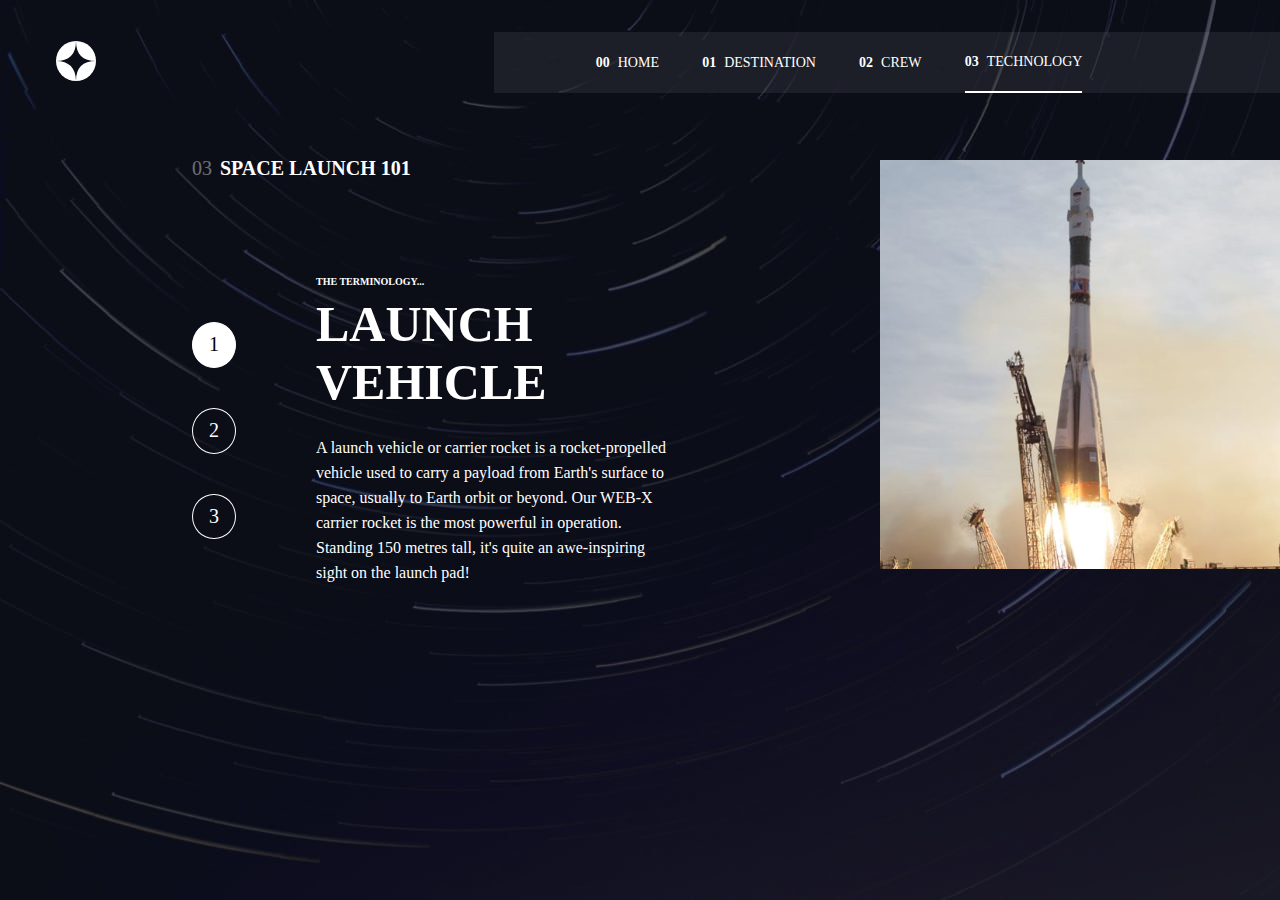
<file: starter-code/technology-vehicle.html>
<!DOCTYPE html>
<html lang="en">
<head>
  <meta charset="UTF-8">
  <meta name="viewport" content="width=device-width, initial-scale=1.0">
  <link rel="stylesheet" href="./space/tech.css">
  <link rel="icon" type="image/png" sizes="32x32" href="./assets/favicon-32x32.png">
  
  <title>Frontend Mentor | Space tourism website</title>
</head>
<body>
  
  <main class="main">
    <!-- <img src="./assets/home/background-home-desktop.jpg" alt="" class="bg"> -->

    <!-- MY HEADER -->
    <header class="header">
      <!-- LOGO -->
      <div class="logo-container">
        <img src="./assets/shared/logo.svg" alt="" class="logo">
      </div>

      <!-- Nav Menu -->
      <div>
        <div class="nav-menu" id="nav-menu">
          <hr class="header-line">
          <ul class="nav-list">
            <li>
              <a href="/index.html">
                <h3>00</h3>
              <span>home</span>
              </a>
            </li>

            <li>
              <a href="./destination-moon.html">
                <h3>01</h3>
              <span>destination</span>
              </a>
            </li>

            <li>
              <a href="./crew-commander.html">
                <h3>02</h3>
              <span>crew</span>
              </a>
            </li>

            <li>
              <a href="./technology-vehicle.html">
                <h3>03</h3>
              <span>technology</span>
              </a>
            </li>
          </ul>
          
          <img src="./assets/shared/icon-close.svg" alt="" class="close">
        </div>
      </div>

      <img src="./assets/shared/icon-hamburger.svg" alt="" class="hamburger">
    </header>

    <section class="tech-container">
      <div class="tech-header">
        <span>03</span>
        <h1>Space launch 101</h1>
      </div>

      <div class="tech-flex-container">
        <div class="tech-flex">
          <div class="number-switch">
            <a style="color: black;"  href="./technology-vehicle.html">
              <h1 style="background-color: white;">
                1
              </h1>
            </a>
            <a href="./technology-spaceport.html">
              <h1>
                2
              </h1>
            </a>
            <a href="./technology-capsule.html">
              <h1>
                3
              </h1>
            </a>
          </div>
  
          <div class="tech-content">
            <h3 class="tech-subtitle">
              The terminology...
            </h3>
            <h1 class="tech-title">
              Launch vehicle
            </h1>
  
            <p class="tech-text">
              A launch vehicle or carrier rocket is a rocket-propelled vehicle used to carry a 
              payload from Earth's surface to space, usually to Earth orbit or beyond. Our 
              WEB-X carrier rocket is the most powerful in operation. Standing 150 metres tall, 
              it's quite an awe-inspiring sight on the launch pad!
            </p>
          </div>
        </div>
        
        <div class="tech-imgs">
          <img src="./assets/technology/image-launch-vehicle-portrait.jpg" class="tech-img" alt="">
          <img src="./assets/technology/image-launch-vehicle-landscape.jpg" class="tech-img" alt="">
        </div>
      </div>
    </section>

    <script src="./space/app.js"></script>

</body>
</html>
</file>
<file: starter-code/space/style.css>
/* @import url('https://fonts.googleapis.com/css2?family=Gentium+Plus&display=swap'); */

*{
    box-sizing: border-box;
    margin: 0;
    padding: 0;
}

body{
    background-image: url(../assets/home/background-home-desktop.jpg);
    background-repeat: no-repeat;
    background-size: cover;
    color: white;
    /* font-family: 'Gentium Plus', serif; */
}

img{
    max-width: 100%;
    overflow: hidden;
    cursor: pointer;
}

a{
    text-decoration: none;
    color: white;
}

ul{
    list-style: none;
    cursor: pointer;
}

.logo-container{
    padding: .5rem;
    border-radius: 50%;
    width: 3.5rem;
}

.header{
    display: flex;
    justify-content: space-between;
    align-items: center;
    margin: 2rem 0 0 3rem;
}

.hamburger, .close{
    display: none;
}

.header-line{
    position: absolute;
    top: 1.75rem;
    left: -28rem;
    opacity: .1;
    width: 60%;
    height: 1px;
}

.nav-menu{
    position: relative;
    background-color: rgba(255, 255, 255, 0.07);
    filter: blur(10)
}

.nav-blur{
    display: none;
}

.nav-list{
    display: flex;
    justify-content: center;
    align-items: center;
    padding-right: 11rem;
    padding-left: 5rem;
}

.nav-list li a{
    display: flex;
    column-gap: .5rem;
    padding: 1.35rem 0;
    margin: 0 1.25rem;
    color: white;
    text-transform: uppercase;
}

.nav-list li a h3{
    font-size: 14px;
}

.nav-list li a span{
    font-size: 14px;
}

.nav-list li a:hover, .nav-list li a:active{
    border-bottom: 2px solid white;
    transition: .3s ease-out;
}

.section-flex{
    display: flex;
    justify-content: space-between;
    align-items: center;
    width: 80%;
    margin: auto;
    margin-top: 8rem;
}

.section-text{
    width: 40%;
}

.section-text-subtitle{
    text-transform: uppercase;
    margin-bottom: 1.5rem;
    font-weight: 100;
}

.section-text-title{
    margin-bottom: 3rem;
    text-transform: uppercase;
    font-size: 100px;
}

.explore{
    cursor: pointer;
    padding: 4.5rem 2rem;
    background-color: white;
    color: rgb(3, 3, 47);
    border-radius: 50%;
    font-weight: 100;
    text-transform: uppercase;
}

/* -----------------Dstination Css------------------------------- */

.mars-container{
    width: 70%;
    margin: auto;
    margin-top: 4rem;
}

.mars-header{
    display: flex;
    column-gap: .5rem;
    align-items: center;
}

.mars-header span{
    font-size: 20px;
    opacity: .4;
}

.mars-header h1{
    font-size: 20px;
}

.mars-flex{
    display: flex;
    justify-content: space-between;
    align-items: center;
    margin-top: 4rem;
}

.mars-img{
    width: 350px;
    height: 350px;
    margin-left: 4rem;
}

.mars-content{
    width: 40%;
}

.mars-list{
    display: flex;
    column-gap: 1rem;
    align-items: center;
}

.mars-list a{
    text-transform: uppercase;
    padding: 0 0 .5rem;
}

.mars-list a:hover, .mars-list a:active{
    border-bottom: 2px solid white;

}

.mars-content-header{
    font-size: 75px;
    text-transform: uppercase;
    letter-spacing: 5px;
    margin-top: 3rem;
    margin-bottom: 1.5rem;
}

.mars-content-text{
    line-height: 25px;
    margin-bottom: 2.5rem;
}

.moon-hr{
    opacity: .2;
}

.info-flex{
    margin-top: 1.5rem;
    display: flex;
    justify-content: space-between;
    align-items: center;
    text-transform: uppercase;
}

.distance, .time{
    display: flex;
    justify-content: space-between;
    flex-direction: column;
    align-items: flex-start;
}

.distance h3, .time h3{
    font-size: 10px;
}

.distance h1, .time h1{
    margin-top: .5rem;
    font-size: 20px;
}

.time{
    margin-right: 4rem;
}

/* ---------------- Crew Css ------------------ */
.nav-list li:first-child a{
    border-bottom: 2px solid white;
}

.crew-container{
    width: 70%;
    margin: auto;
    margin-top: 4rem;
}

.crew-header{
    display: flex;
    column-gap: .5rem;
    align-items: center;
}

.crew-header span{
    font-size: 20px;
    opacity: .4;
}

.crew-header h1{
    font-size: 20px;
}

.crew-content{
    margin-top: 6rem;
}

.crew-content-subtitle{
    font-size: 23px;
    text-transform: uppercase;
    margin-bottom: .5rem;
    font-weight: 100;
}

.crew-content-title{
    font-size: 30px;
    text-transform: uppercase;
    margin-bottom: 2.5rem;
}

.crew-content-text{
    width: 40%;
}

.crew-img{
    position: absolute;
    right: 10rem;
    bottom: 0;
    width: 430px;
}


@media screen and (max-width: 1350px){
    .header-line{
        display: none;
    }

    .section-flex{
        margin-top: 6rem;
    }
}


/*-------------------- Tablet Size ----------------------*/
@media screen and (max-width: 950px){
    .header{
        margin-top: 0;
        margin-left: 1.5rem;
    }

    .logo{
        width: 2.75rem;
        margin-top: .5rem;
    }
    .header-line{
        display: none;
    }
    .nav-list{
        padding: 0 2rem;
    }

    .nav-list li a{
        padding: 1.5rem 0;
    }

    .section-flex{
        margin-top: 4rem;
    }

    .section-text-subtitle{
        margin-bottom: 0;
    }

    .section-text-title{
        margin-bottom: 1rem;
    }

}


@media screen and (max-width: 750px) {
    body{
        background-image: url(../assets/home/background-home-tablet.jpg);
        background-repeat: no-repeat;
        background-size: cover;
    }
    .header{
        margin-top: 0;
        margin-left: 1.5rem;
    }

    .logo{
        width: 2.5rem;
        margin-top: .5rem;
    }

    .header-line{
        display: none;
    }
    .nav-list{
        padding: 0 1rem;
    }

    .nav-list li a{
        padding: 1.5rem 0;
    }

    .nav-list li a h3{
        display: none;
    }

    .section-flex{
        flex-direction: column;
        margin-top: 6rem;
    }

    .section-text{
        text-align: center;
        width: 75%;
    }
    .section-text-subtitle{
        /* text-align: start; */
        font-size: 14px;
        letter-spacing: 3px;
    }
    .section-text-title{
        /* text-align: center; */
        /* margin-top: 3rem; */
        margin-bottom: 2rem;
        letter-spacing: .65rem;
    }
    .section-text-content{
        /* text-align: center; */
        width: 100%;
        line-height: 25px;
        margin: auto;
    }

    .explore{
        margin-top: 5rem;
    }

}


@media screen and (max-width: 630px) {
    body{
        background-image: url(../assets/home/background-home-mobile.jpg);
        background-repeat: no-repeat;
        background-size: cover;
    }
    
    .header{
        margin-right: 2rem;
    }

    .nav-menu{
        /* display: none; */
        position: absolute;
        top: 0;
        right: 0;
        background-color: white;
        width: 0%;
        height: 100%;
        transition: .5s ease-in-out;
        z-index: 25;
        box-shadow: -1px 0 10px rgba(0, 0, 0, 0.15);
    }

    .nav-list{
        flex-direction: column;
        align-items: flex-start;
        padding-top: 5rem;
        row-gap: 4rem;
    }

    .nav-list li a{
        padding: 0;
        color: black;
    }
    .explore{
        margin-top: 5rem;
        margin-bottom: 2rem;
        padding: 3.5rem 1.75rem;
        font-size: 18px;
    }

    .section-text{
        width: 90%;
    }

    .section-text-title{
        font-size: 40px;
    }

    .section-text-subtitle{
        font-size: 12px;
    }

    .hamburger{
        display: inline-block;
    }

    .close{
        display: inline-block;
        position: absolute;
        top: 1.25rem;
        right: 1.75rem;
    }

    .close-menu{
        width: 65%;
        transition: .5s ease-in-out;
    }

    /* .close-menu .nav-blur{
        display: block;
    } */

}

@media screen and (max-width: 350px){
    .explore{
        padding: 3rem 1.75rem;
        margin-top: 5rem;
        margin-bottom: 2rem;
        font-size: 14px;
    }

    .section-flex{
        margin-top: 2rem;
    }

    .section-text-content{
        line-height: 18px;
    }


}
</file>
<file: starter-code/space/crew.css>
/* @import url('https://fonts.googleapis.com/css2?family=Gentium+Plus&display=swap'); */

*{
    box-sizing: border-box;
    margin: 0;
    padding: 0;
}

body{
    background-image: url(../assets/crew/background-crew-desktop.jpg);
    color: white;
    /* font-family: 'Gentium Plus', serif; */
    background-repeat: no-repeat;
    background-size: cover;
}

img{
    max-width: 100%;
    overflow: hidden;
    cursor: pointer;
}

a{
    text-decoration: none;
    color: white;
}

ul{
    list-style: none;
    cursor: pointer;
}

.logo-container{
    padding: .5rem;
    border-radius: 50%;
    width: 3.5rem;
}

.header{
    display: flex;
    justify-content: space-between;
    align-items: center;
    margin: 2rem 0 0 3rem;
}

.hamburger, .close{
    display: none;
}

.header-line{
    position: absolute;
    top: 1.75rem;
    left: -28rem;
    opacity: .1;
    width: 60%;
    height: 1px;
}

.nav-menu{
    position: relative;
    background-color: rgba(255, 255, 255, 0.07);
    filter: blur(10)
}

.nav-list{
    display: flex;
    justify-content: center;
    align-items: center;
    padding-right: 11rem;
    padding-left: 5rem;
}

.nav-list li a{
    display: flex;
    column-gap: .5rem;
    padding: 1.35rem 0;
    margin: 0 1.35rem;
    color: white;
    text-transform: uppercase;
}

.nav-list li a h3{
    font-size: 14px;
}

.nav-list li a span{
    font-size: 14px;
}

.nav-list li:nth-child(3) a{
    border-bottom: 2px solid white;
}

.nav-list li a:hover, .nav-list li a:active{
    border-bottom: 2px solid white;
    transition: .3s ease-out;
}

.section-flex{
    display: flex;
    justify-content: space-between;
    align-items: center;
    width: 80%;
    margin: auto;
    margin-top: 30vh;
}

.section-text{
    width: 40%;
}

.section-text-subtitle{
    text-transform: uppercase;
    margin-bottom: 1.5rem;
}

.section-text-title{
    margin-bottom: 3rem;
    text-transform: uppercase;
    font-size: 100px;
}

.explore{
    padding: 4.5rem 2rem;
    background-color: white;
    color: rgb(3, 3, 47);
    border-radius: 50%;
    font-weight: 100;
    text-transform: uppercase;
}

/* -----------------Dstination Css------------------------------- */

.mars-container{
    width: 70%;
    margin: auto;
    margin-top: 4rem;
}

.mars-header{
    display: flex;
    column-gap: .5rem;
    align-items: center;
}

.mars-header span{
    font-size: 20px;
    opacity: .4;
}

.mars-header h1{
    font-size: 20px;
}

.mars-flex{
    display: flex;
    justify-content: space-between;
    align-items: center;
    margin-top: 4rem;
}

.mars-img{
    width: 350px;
    height: 350px;
    margin-left: 4rem;
}

.mars-content{
    width: 40%;
}

.mars-list{
    display: flex;
    column-gap: 1rem;
    align-items: center;
}

.mars-list a{
    text-transform: uppercase;
    padding: 0 0 .5rem;
}

.mars-list a:hover, .mars-list a:active{
    border-bottom: 2px solid white;

}

.mars-content-header{
    font-size: 75px;
    text-transform: uppercase;
    letter-spacing: 5px;
    margin-top: 3rem;
    margin-bottom: 1.5rem;
}

.mars-content-text{
    line-height: 25px;
    margin-bottom: 2.5rem;
}

.moon-hr{
    opacity: .2;
}

.info-flex{
    margin-top: 1.5rem;
    display: flex;
    justify-content: space-between;
    align-items: center;
    text-transform: uppercase;
}

.distance, .time{
    display: flex;
    justify-content: space-between;
    flex-direction: column;
    align-items: flex-start;
}

.distance h3, .time h3{
    font-size: 10px;
}

.distance h1, .time h1{
    margin-top: .5rem;
    font-size: 20px;
}

.time{
    margin-right: 4rem;
}

/* ---------------- Crew Css ------------------ */
.crew-container{
    width: 80%;
    margin: auto;
    margin-top: 4rem;
}

.crew-header{
    display: flex;
    column-gap: .5rem;
    align-items: center;
    text-transform: uppercase;
}

.crew-header span{
    font-size: 20px;
    opacity: .4;
}

.crew-header h1{
    font-size: 20px;
}

.crew-content{
    margin-top: 6rem;
}

.crew-content-subtitle{
    font-size: 23px;
    text-transform: uppercase;
    margin-bottom: .5rem;
    font-weight: 100;
}

.crew-content-title{
    font-size: 30px;
    text-transform: uppercase;
    margin-bottom: 2.5rem;
}

.crew-content-text{
    width: 60%;
}

.crew-flex{
    display: flex;
}

.crew-inner-flex{
    display: flex;
    flex-direction: column;
    align-items: center;
    gap: 4rem;
}

.swiper{
    display: flex;
    justify-content: space-between;
    align-items: center;
    width: 23%;
    align-self: flex-start;
}

.swiper-link{
    padding: 6px 6px;
    background-color: white;
    opacity: .2;
    border-radius: 50%;
    transition: .5s ease-in-out;
}

.crew-img{
    width: 830px;
}


@media screen and (max-width: 1350px){
    .header-line{
        display: none;
    }
}


/*-------------------- Tablet Size ----------------------*/
@media screen and (max-width: 950px){
    .header{
        margin-top: 0;
        margin-left: 1.5rem;
    }

    .logo{
        width: 2.75rem;
        margin-top: .5rem;
    }
    .header-line{
        display: none;
    }
    .nav-list{
        padding: 0 2rem;
    }

    .nav-list li a{
        padding: 1.5rem 0;
    }
    .crew-content-text{
        width: 75%;
    }

    .crew-inner-flex{
        gap: 2rem;
    }


}


@media screen and (max-width: 770px) {
    body{
        background-image: url(../assets/crew/background-crew-tablet.jpg);
        background-repeat: no-repeat;
        background-size: cover;
    }
    .header{
        margin-top: 0;
        margin-left: 1.5rem;
    }

    .logo{
        width: 2.5rem;
        margin-top: .5rem;
    }

    .header-line{
        display: none;
    }
    .nav-list{
        padding: 0 1rem;
    }

    .nav-list li a{
        padding: 1.5rem 0;
    }

    .nav-list li a h3{
        display: none;
    }
    .crew-flex{
        display: flex;
        flex-direction: column;
        justify-content: center;
        align-items: center;
        gap: 3rem;
    }

    .crew-img{
        position: relative;
        width: 300px;
    }

    .crew-container{
        width: 90%;
    }

    .crew-content{
        width: 75%;
        margin: auto;
        text-align: center;
        margin-top: 3rem;
    }

    .crew-content-subtitle{
        font-size: 18px;
        font-weight: 100;

    }

    .crew-content-text{
        width: 100%;
    }

    .swiper{
        align-self: center;
        width: 18%;
    }

    .swiper-link{
        padding: 5px;
    }

}



@media screen and (max-width: 630px) {
    body{
        background-image: url(../assets/crew/background-crew-mobile.jpg);
        background-repeat: no-repeat;
        background-size: cover;
    }
    
    .header{
        margin-right: 2rem;
    }

    .nav-menu{
        /* display: none; */
        position: absolute;
        top: 0;
        right: 0;
        background-color: white;
        width: 0;
        height: 100%;
        transition: .5s ease-in-out;
        z-index: 25;
        box-shadow: -1px 0 10px rgba(0, 0, 0, 0.15);
    }

    .nav-list{
        flex-direction: column;
        align-items: flex-start;
        padding-top: 5rem;
        row-gap: 4rem;
    }

    .nav-list li a{
        padding: 0;
        color: black;
    }

    .hamburger{
        display: inline-block;
    }

    .close{
        display: inline-block;
        position: absolute;
        top: 1.25rem;
        right: 1.75rem;
    }

    .close-menu{
        width: 65%;
        transition: .5s ease-in-out;
    }

    .crew-img{
        position: relative;
    }

    .crew-flex{
        flex-direction: column-reverse;
    }

    .crew-img{
        width: 280px;
        margin-top: 3rem;
    }

    .crew-container{
        margin-top: 3rem;
    }
    .crew-content{
        width: 90%;
        margin-top: 0;
    }

    .crew-header span{
        font-size: 14px;
    }

    .crew-header h1{
        font-size: 14px;
    }

    .crew-inner-flex{
        flex-direction: column-reverse;
    }

}


@media screen and (max-width: 400px){
    .crew-img{
        width: 200px;
        margin-bottom: 1rem;
    }

    .crew-header span{
        font-size: 12px;
        font-weight: 100;
    }

    .crew-header h1{
        font-size: 12px;
        font-weight: 100;
    }   

    .crew-content-subtitle{
        font-size: 16px;
    }
    .crew-content-title{
        font-size: 25px;
        margin-bottom: 1.5rem;
    }
    .crew-content-text{
        font-size: 13px;
        margin-bottom: 2rem;
    }

    .swiper{
        width: 25%;
    }

}
</file>
<file: starter-code/space/destination.css>
/* @import url('https://fonts.googleapis.com/css2?family=Gentium+Plus&display=swap'); */

*{
    box-sizing: border-box;
    margin: 0;
    padding: 0;
}

body{
    background-image: url(../assets/destination/background-destination-desktop.jpg);
    background-repeat: no-repeat;
    background-size: cover;
    color: white;
    /* font-family: 'Gentium Plus', serif; */
}

img{
    max-width: 100%;
    overflow: hidden;
    cursor: pointer;
}

a{
    text-decoration: none;
    color: white;
}

ul{
    list-style: none;
    cursor: pointer;
}

.logo-container{
    padding: .5rem;
    border-radius: 50%;
    width: 3.5rem;
}

.header{
    display: flex;
    justify-content: space-between;
    align-items: center;
    margin: 2rem 0 0 3rem;
}

.header-line{
    position: absolute;
    top: 1.75rem;
    left: -28rem;
    opacity: .1;
    width: 60%;
    height: 1px;
}

.nav-menu{
    position: relative;
    background-color: rgba(255, 255, 255, 0.07);
    filter: blur(10)
}

.nav-list{
    display: flex;
    justify-content: center;
    align-items: center;
    padding-right: 11rem;
    padding-left: 5rem;
}

.nav-list li a{
    display: flex;
    column-gap: .5rem;
    padding: 1.35rem 0;
    margin: 0 1.35rem;
    color: white;
    text-transform: uppercase;
}

.hamburger, .close{
    display: none;
}

.nav-list li a h3{
    font-size: 14px;
}

.nav-list li a span{
    font-size: 14px;
}

.nav-list li a:hover, .nav-list li a:active{
    border-bottom: 2px solid white;
    transition: .3s ease-out;
}

.section-flex{
    display: flex;
    justify-content: space-between;
    align-items: center;
    width: 80%;
    margin: auto;
    margin-top: 30vh;
}

.section-text{
    width: 40%;
}

.section-text-subtitle{
    text-transform: uppercase;
    margin-bottom: 1.5rem;
}

.section-text-title{
    margin-bottom: 3rem;
    text-transform: uppercase;
    font-size: 100px;
}

.explore{
    padding: 4.5rem 2rem;
    background-color: white;
    color: rgb(3, 3, 47);
    border-radius: 50%;
    font-weight: 100;
    text-transform: uppercase;
}

/* -----------------Dstination Css------------------------------- */
.nav-list li:nth-child(2) a{
    border-bottom: 2px solid white;
}

.mars-container{
    width: 70%;
    margin: auto;
    margin-top: 4rem;
}

.mars-header{
    display: flex;
    column-gap: .5rem;
    align-items: center;
    text-transform: uppercase;
}

.mars-header span{
    font-size: 20px;
    opacity: .4;
}

.mars-header h1{
    font-size: 20px;
}

.mars-flex{
    display: flex;
    justify-content: space-between;
    align-items: center;
    margin-top: 4rem;
}

.mars-img{
    width: 350px;
    height: 350px;
    margin-left: 4rem;
}

.mars-content{
    width: 40%;
}

.mars-list{
    display: flex;
    column-gap: 1rem;
    align-items: center;
}

.mars-list a{
    text-transform: uppercase;
    padding: 0 0 .5rem;
}

/* .mars-list a:hover, .mars-list a:active{
    border-bottom: 2px solid white;

} */

.mars-content-header{
    font-size: 75px;
    text-transform: uppercase;
    letter-spacing: 5px;
    margin-top: 3rem;
    margin-bottom: 1.5rem;
}

.mars-content-text{
    line-height: 25px;
    margin-bottom: 2.5rem;
}

.moon-hr{
    opacity: .2;
}

.info-flex{
    margin-top: 1.5rem;
    display: flex;
    justify-content: space-between;
    align-items: center;
    text-transform: uppercase;
}

.distance, .time{
    display: flex;
    justify-content: space-between;
    flex-direction: column;
    align-items: flex-start;
}

.distance h3, .time h3{
    font-size: 10px;
}

.distance h1, .time h1{
    margin-top: .5rem;
    font-size: 20px;
}

.time{
    margin-right: 4rem;
}

/* ---------------- Crew Css ------------------ */
.crew-container{
    width: 70%;
    margin: auto;
    margin-top: 4rem;
}

.crew-header{
    display: flex;
    column-gap: .5rem;
    align-items: center;
}

.crew-header span{
    font-size: 20px;
    opacity: .4;
}

.crew-header h1{
    font-size: 20px;
}

.crew-content{
    margin-top: 6rem;
}

.crew-content-subtitle{
    font-size: 23px;
    text-transform: uppercase;
    margin-bottom: .5rem;
    font-weight: 100;
}

.crew-content-title{
    font-size: 30px;
    text-transform: uppercase;
    margin-bottom: 2.5rem;
}

.crew-content-text{
    width: 40%;
}

.crew-img{
    position: absolute;
    right: 10rem;
    bottom: 0;
    width: 430px;
}


@media screen and (max-width: 1350px){
    .header-line{
        display: none;
    }
}


/*-------------------- Tablet Size ----------------------*/
@media screen and (max-width: 1100px){
    .header{
        margin-top: 0;
        margin-left: 1.5rem;
    }

    .logo{
        width: 2.75rem;
        margin-top: .5rem;
    }
    .header-line{
        display: none;
    }
    .nav-list{
        padding: 0 2rem;
    }

    .nav-list li a{
        padding: 1.5rem 0;
    }

    .mars-container{
        width: 90%;
    }

    .mars-content-header{
        margin-top: 1rem;
        margin-bottom: .5rem;
    }

    .mars-content-text{
        margin-bottom: .5rem;
    }

}


@media screen and (max-width: 900px) {
    body{
        background-image: url(../assets/destination/background-destination-tablet.jpg);
        background-repeat: no-repeat;
        background-size: cover;
    }
    .header{
        margin-top: 0;
        margin-left: 1.5rem;
    }

    .logo{
        width: 2.5rem;
        margin-top: .5rem;
    }

    .header-line{
        display: none;
    }
    .nav-list{
        padding: 0 1rem;
    }

    .nav-list li a{
        padding: 1.5rem 0;
    }

    .nav-list li a h3{
        display: none;
    }

    .mars-flex{
        flex-direction: column;
    }

    .mars-list{
        align-items: center;
        justify-content: center;
    }

    .mars-img{
        width: 250px;
        height: 250px;
        margin-bottom: 4rem;
        margin-left: 0;
    }

    .mars-content{
        width: 60%;
        text-align: center;
    }

    .mars-content-header{
        margin-top: 2rem;
        margin-bottom: 1rem;
    }

    .mars-content-text{
        margin-bottom: 1.5rem;
    }
    
    .time{
        margin-right: 0;
    }
    .mars-header span, .mars-header h1{
        font-size: 16px;
    }

}


@media screen and (max-width: 750px){
    .mars-container{
        margin-top: 2rem;
    }

    .mars-flex{
        margin-top: 2rem;
    }

    .mars-img{
        width: 200px;
        height: 200px;
        margin-bottom: 1rem;
    }
    .mars-content{
        width: 80%;
    }

    .mars-content-header{
        margin-top: 1rem;
        margin-bottom: .5rem;
    }

    .mars-content-text{
        margin-bottom: 1rem;
    }
    .mars-header span, .mars-header h1{
        font-size: 14px;
    }

}



@media screen and (max-width: 650px) {
    body{
        background-image: url(../assets/destination/background-destination-mobile.jpg);
        background-repeat: no-repeat;
        background-size: cover;
    }
    
    .header{
        margin-right: 2rem;
    }

    .nav-menu{
        /* display: none; */
        position: absolute;
        top: 0;
        right: 0;
        background-color: white;
        width: 0;
        height: 100%;
        transition: .5s ease-in-out;
        z-index: 25;
        box-shadow: -1px 0 10px rgba(0, 0, 0, 0.15);
    }

    .nav-list{
        flex-direction: column;
        align-items: flex-start;
        padding-top: 5rem;
        row-gap: 4rem;
    }

    .nav-list li a{
        padding: 0;
        color: black;
    }

    .hamburger{
        display: inline-block;
    }

    .close{
        display: inline-block;
        position: absolute;
        top: 1.25rem;
        right: 1.75rem;
    }

    .close-menu{
        width: 65%;
        transition: .5s ease-in-out;
    }
    .mars-content{
        width: 95%;
    }

    .mars-header span, .mars-header h1{
        font-size: 12px;
    }

    .mars-header{
        margin-bottom: 3rem;
    }

    .mars-img{
        width: 250px;
        height: 250px;
        margin-bottom: 3rem;
    }

    .mars-content-header{
        margin-top: 2rem;
        margin-bottom: 1.5rem;
    }

    .mars-content-text{
        margin-bottom: 3rem;
    }
    .info-flex{
        flex-direction: column;
        gap: 3rem;
        align-items: center;
        text-align: center;
    }
    .distance, .time{
        align-items: center;
        justify-content: center;
        align-items: center;
    }

    .distance h1, .time h1{
        font-size: 25px;
        letter-spacing: 2px;
    }

    .moon-hr{
        margin-bottom: 3rem;
    }

}


@media screen and (max-width: 430px) {
    .logo{
        width: 2rem;
    }

    .mars-img{
        width: 200px;
        height: 200px;
    }
    .mars-list li a{
        font-size: 14px;
    }

    .moon-hr{
        margin-bottom: 1.5rem;
    }

    .mars-content-text{
        margin-bottom: 1.5rem;
    }

    .mars-content-header{
        margin-top: 1rem;
        margin-bottom: 1rem;
    }
    .info-flex{
        margin-bottom: 2rem;
    }
}
</file>
<file: starter-code/space/tech.css>
/* @import url('https://fonts.googleapis.com/css2?family=Gentium+Plus&display=swap'); */

*{
    box-sizing: border-box;
    margin: 0;
    padding: 0;
}

body{
    background-image: url(../assets/technology/background-technology-desktop.jpg);
    color: white;
    /* font-family: 'Gentium Plus', serif; */
}

img{
    max-width: 100%;
    overflow: hidden;
    cursor: pointer;
}

a{
    text-decoration: none;
    color: white;
}

ul{
    list-style: none;
    cursor: pointer;
}

.logo-container{
    padding: .5rem;
    border-radius: 50%;
    width: 3.5rem;
}

.header{
    display: flex;
    justify-content: space-between;
    align-items: center;
    margin: 2rem 0 0 3rem;
}

.header-line{
    position: absolute;
    top: 1.75rem;
    left: -28rem;
    opacity: .1;
    width: 60%;
    height: 1px;
}

.nav-menu{
    position: relative;
    background-color: rgba(255, 255, 255, 0.07);
    filter: blur(10)
}

.nav-list{
    display: flex;
    justify-content: center;
    align-items: center;
    padding-right: 11rem;
    padding-left: 5rem;
}

.nav-list li a{
    display: flex;
    column-gap: .5rem;
    padding: 1.35rem 0;
    margin: 0 1.35rem;
    color: white;
    text-transform: uppercase;
}

.nav-list li a h3{
    font-size: 14px;
}

.nav-list li a span{
    font-size: 14px;
}

.nav-list li a:hover, .nav-list li a:active{
    border-bottom: 2px solid white;
    transition: .3s ease-out;
}

.hamburger, .close{
    display: none;
}

.section-flex{
    display: flex;
    justify-content: space-between;
    align-items: center;
    width: 80%;
    margin: auto;
    margin-top: 30vh;
}

.section-text{
    width: 40%;
}

.section-text-subtitle{
    text-transform: uppercase;
    margin-bottom: 1.5rem;
}

.section-text-title{
    margin-bottom: 3rem;
    text-transform: uppercase;
    font-size: 100px;
}

.explore{
    padding: 4.5rem 2rem;
    background-color: white;
    color: rgb(3, 3, 47);
    border-radius: 50%;
    font-weight: 100;
    text-transform: uppercase;
}

/* -----------------Dstination Css------------------------------- */
.nav-list li:nth-child(4) a{
    border-bottom: 2px solid white;
}

.mars-container{
    width: 70%;
    margin: auto;
    margin-top: 4rem;
}

.mars-header{
    display: flex;
    column-gap: .5rem;
    align-items: center;
}

.mars-header span{
    font-size: 20px;
    opacity: .4;
}

.mars-header h1{
    font-size: 20px;
}

.mars-flex{
    display: flex;
    justify-content: space-between;
    align-items: center;
    margin-top: 4rem;
}

.mars-img{
    width: 350px;
    height: 350px;
    margin-left: 4rem;
}

.mars-content{
    width: 40%;
}

.mars-list{
    display: flex;
    column-gap: 1rem;
    align-items: center;
}

.mars-list a{
    text-transform: uppercase;
    padding: 0 0 .5rem;
}

.mars-list a:hover, .mars-list a:active{
    border-bottom: 2px solid white;

}

.mars-content-header{
    font-size: 75px;
    text-transform: uppercase;
    letter-spacing: 5px;
    margin-top: 3rem;
    margin-bottom: 1.5rem;
}

.mars-content-text{
    line-height: 25px;
    margin-bottom: 2.5rem;
}

.moon-hr{
    opacity: .2;
}

.info-flex{
    margin-top: 1.5rem;
    display: flex;
    justify-content: space-between;
    align-items: center;
    text-transform: uppercase;
}

.distance, .time{
    display: flex;
    justify-content: space-between;
    flex-direction: column;
    align-items: flex-start;
}

.distance h3, .time h3{
    font-size: 10px;
}

.distance h1, .time h1{
    margin-top: .5rem;
    font-size: 20px;
}

.time{
    margin-right: 4rem;
}

/* ---------------- Crew Css ------------------ */
.crew-container{
    width: 70%;
    margin: auto;
    margin-top: 4rem;
}

.crew-header{
    display: flex;
    column-gap: .5rem;
    align-items: center;
    text-transform: uppercase;
}

.crew-header span{
    font-size: 20px;
    opacity: .4;
}

.crew-header h1{
    font-size: 20px;
}

.crew-content{
    margin-top: 6rem;
}

.crew-content-subtitle{
    font-size: 23px;
    text-transform: uppercase;
    margin-bottom: .5rem;
    font-weight: 100;
}

.crew-content-title{
    font-size: 30px;
    text-transform: uppercase;
    margin-bottom: 2.5rem;
}

.crew-content-text{
    width: 40%;
}

.crew-img{
    position: absolute;
    right: 10rem;
    bottom: 0;
    width: 400px;
}


/*--------------------- Technology Css -----------------------*/
.tech-container{
    width: 70%;
    margin: auto;
    margin-top: 4rem;
}

.tech-header{
    display: flex;
    column-gap: .5rem;
    align-items: center;
    text-transform: uppercase;
}

.tech-header span{
    font-size: 20px;
    opacity: .4;
}

.tech-header h1{
    font-size: 20px;
}

.number-switch{
    display: flex;
    flex-direction: column;
    justify-content: space-between;
    align-items: flex-start;
    row-gap: 2.5rem;
    height: 100%;
}

.tech-flex{
    display: flex;
    align-items: center;
    column-gap: 5rem;
    margin-top: 6rem;
    height: 100%;
}

.tech-img:nth-child(2){
    display: none;
}

.tech-content{
    width: 45%;
}

.number-switch h1{
    padding: .65rem 1rem;
    border: 1px solid white;
    border-radius: 50%;
    font-size: 20px;
    font-weight: 200;
    text-align: center;
}

.tech-subtitle{
    font-size: 10px;
    margin-bottom: .5rem;
    text-transform: uppercase;
}

.tech-title{
    font-size: 50px;
    text-transform: uppercase;
    margin-bottom: 1.5rem;
}

.tech-text{
    width: 90%;
    line-height: 25px;
}

.tech-img{
    position: absolute;
    top: 10rem;
    right: 0;
    width: 400px;
}



@media screen and (max-width: 1350px){
    .header-line{
        display: none;
    }
}



@media screen and (max-width: 1200px){
    .tech-container{
        width: 80%;
    }
}


/*-------------------- Tablet Size ----------------------*/
@media screen and (max-width: 1050px){
    .header{
        margin-top: 0;
        margin-left: 1.5rem;
    }

    .logo{
        width: 2.75rem;
        margin-top: .5rem;
    }
    .header-line{
        display: none;
    }
    .nav-list{
        padding: 0 2rem;
    }

    .nav-list li a{
        padding: 1.5rem 0;
    }

    .tech-flex-container{
        display: flex;
        flex-direction: column-reverse;
        justify-content: space-between;
        align-items: center;
    }

    .tech-header{
        margin-left: 2rem;
    }

    .tech-container{
        width: 100%;
    }

    .tech-img:nth-child(2){
        display: block;
    }

    .tech-img:nth-child(1){
        display: none;
    }

    .tech-img{
        position: relative;
        top: 0;
        width: 1000px;
        margin-top: 3rem;
        background-image: url(../assets/technology/image-launch-vehicle-landscape.jpg);
    }

    .tech-content{
        width: 85%;
        margin: auto;
    }

    .tech-flex{
        flex-direction: column;
        gap: 2rem;
        text-align: center;
        margin-top: 3rem;
        margin-bottom: 3rem;
    }

    .tech-text{
        width: 100%;
    }

    .number-switch{
        flex-direction: row;
        width: 30%;
        margin-top: 1rem;
    }

    .tech-header span{
        font-size: 16px;
    }
    .tech-header h1{
        font-size: 16px;
    }

}


@media screen and (max-width: 750px) {
    body{
        background-image: url(../assets/technology/background-technology-tablet.jpg);
        background-repeat: no-repeat;
        background-size: cover;
    }
    .header{
        margin-top: 0;
        margin-left: 1.5rem;
    }

    .logo{
        width: 2.5rem;
        margin-top: .5rem;
    }

    .header-line{
        display: none;
    }
    .nav-list{
        padding: 0 1rem;
    }

    .nav-list li a{
        padding: 1.5rem 0;
    }

    .nav-list li a h3{
        display: none;
    }

    .tech-text{
        line-height: 20px;
    }

    .tech-header span{
        font-size: 14px;
    }
    .tech-header h1{
        font-size: 14px;
    }
    .tech-flex{
        margin-bottom: 2rem;
    }

    .number-switch{
        width: 40%;
    }

}



@media screen and (max-width: 630px) {
    body{
        background-image: url(../assets/technology/background-technology-mobile.jpg);
        background-repeat: no-repeat;
        background-size: cover;
    }
    
    .header{
        margin-right: 2rem;
    }

    .nav-menu{
        /* display: none; */
        position: absolute;
        top: 0;
        right: 0;
        background-color: white;
        width: 0;
        height: 100%;
        transition: .5s ease-in-out;
        z-index: 25;
        box-shadow: -1px 0 10px rgba(0, 0, 0, 0.15);
    }

    .nav-list{
        flex-direction: column;
        align-items: flex-start;
        padding-top: 5rem;
        row-gap: 4rem;
    }

    .nav-list li a{
        padding: 0;
        color: black;
    }

    .hamburger{
        display: inline-block;
    }

    .close{
        display: inline-block;
        position: absolute;
        top: 1.25rem;
        right: 1.75rem;
    }

    .close-menu{
        width: 65%;
        transition: .5s ease-in-out;
    }

    .tech-header span{
        font-size: 12px;
    }
    .tech-header h1{
        font-size: 12px;
    }

    .tech-title{
        font-size: 40px;
    }

    .tech-flex{
        margin-bottom: 2rem;
    }

    .number-switch{
        width: 50%;
    }

    .tech-text{
        line-height: 20px;
    }

}

@media screen and (max-width: 400px){
    .tech-text{
        font-size: 14px;
    }

    .tech-title{
        font-size: 30px;
    }

    .number-switch h1{
        padding: .4rem .65rem;
        border: 1px solid white;
        border-radius: 50%;
        font-size: 15px;
        font-weight: 200;
        text-align: center;
    }

    
}
</file>
